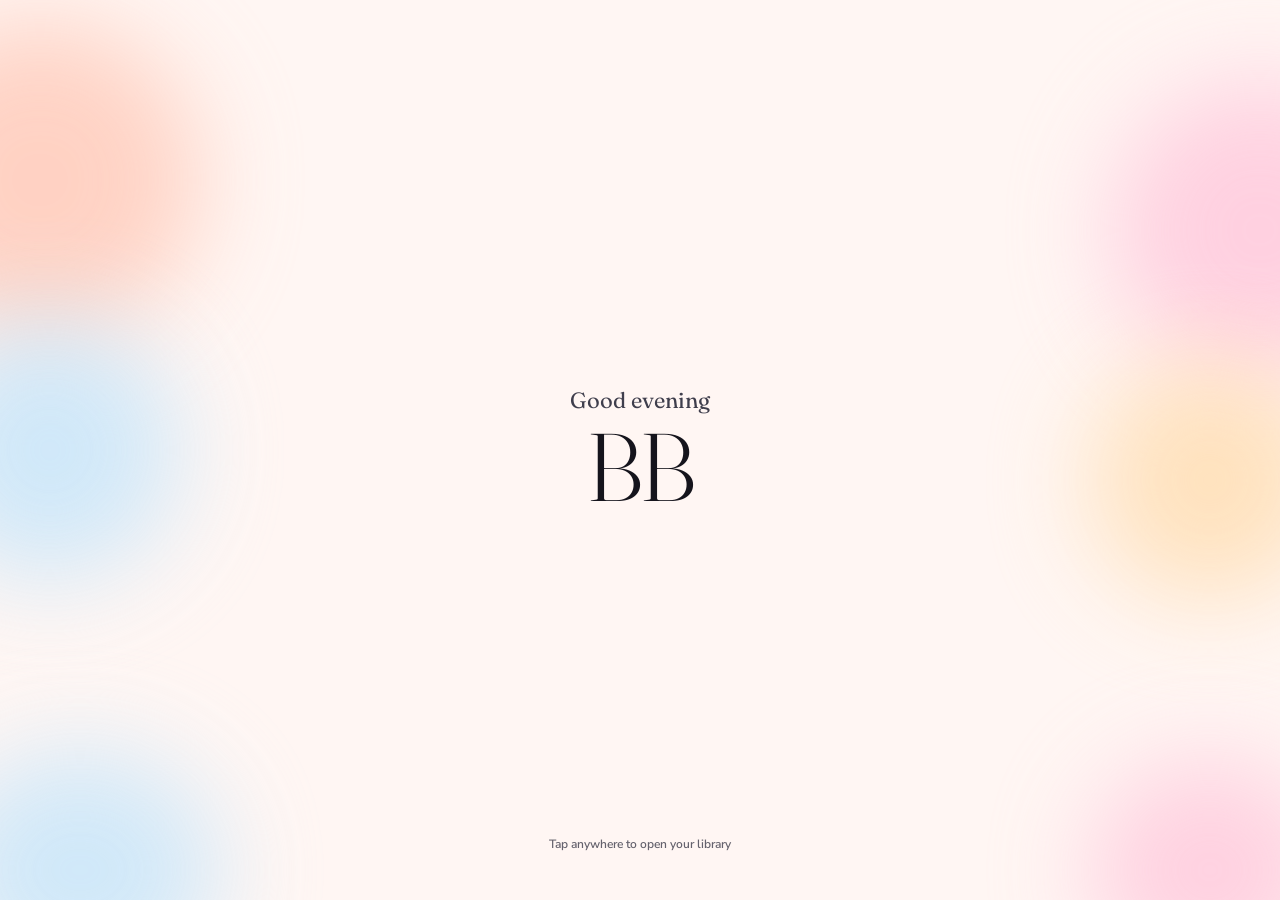
<file: index.html>
<!doctype html>
<html lang="en">
<head>
  <meta charset="utf-8">
  <meta name="viewport" content="width=device-width, initial-scale=1, viewport-fit=cover">
  <title>BB's Books</title>
  <meta name="description" content="Scan a book and it lands in BB's virtual library.">
  <meta name="theme-color" content="#FFFFFF">
  <meta name="color-scheme" content="light">
  <meta name="apple-mobile-web-app-capable" content="yes">
  <meta name="mobile-web-app-capable" content="yes">
  <meta name="apple-mobile-web-app-status-bar-style" content="default">
  <meta name="apple-mobile-web-app-title" content="BB's Books">
  <link rel="manifest" href="manifest.webmanifest">
  <link rel="icon" href="icons/icon.svg" type="image/svg+xml">
  <link rel="apple-touch-icon" href="icons/icon-180.png">
  <link rel="preload" href="fonts/fraunces-latin-full-normal.woff2" as="font" type="font/woff2" crossorigin>
  <link rel="preload" href="fonts/nunito-sans-latin-wght-normal.woff2" as="font" type="font/woff2" crossorigin>
  <link rel="stylesheet" href="styles.css">
</head>
<body>
  <!-- WashBackground: six blurred circles, always behind everything -->
  <template id="washTemplate">
    <div class="washes" aria-hidden="true">
      <i class="wash w-coral"></i><i class="wash w-pink-top"></i><i class="wash w-sky-mid"></i>
      <i class="wash w-apricot"></i><i class="wash w-sky-low"></i><i class="wash w-pink-low"></i>
    </div>
  </template>

  <!-- Start-up screen: a greeting for BB. No buttons: a tap anywhere ripples into the library. -->
  <div id="splash" class="splash" role="button" tabindex="0" aria-label="Open your library">
    <div class="splash-content">
      <p class="splash-greeting"></p>
      <p class="splash-name">BB</p>
    </div>
    <p class="caption splash-hint" aria-hidden="true">Tap anywhere to open your library</p>
  </div>

  <main class="app">
    <!-- Home: the H3 hero screen -->
    <section class="screen" data-screen="home" aria-label="Home">
      <div class="white-zone" aria-hidden="true"></div>
      <header class="app-header">
        <h1 class="app-title">BB's Books</h1>
        <p class="header-count"><b data-count></b><span data-count-unit></span></p>
      </header>
      <div class="stack">
        <button id="readingCard" class="reading-card" hidden>
          <span class="rc-cover"></span>
          <span class="rc-text">
            <span class="eyebrow"><i></i>Reading now</span>
            <span class="rc-title"></span>
            <span class="rc-author"></span>
            <span class="track" role="progressbar" aria-valuemin="0" aria-valuemax="100"><i></i></span>
            <span class="caption rc-caption"></span>
          </span>
        </button>
        <button id="goalCard" class="goal-card" hidden>
          <span class="goal-top"><span class="eyebrow"><i></i>Reading goal</span><span class="goal-count"></span></span>
          <span class="track" role="progressbar" aria-valuemin="0" aria-valuemax="100"><i></i></span>
          <span class="caption goal-caption"></span>
        </button>
        <label class="field">
          <i data-icon="search"></i>
          <input id="search" type="search" placeholder="Search by title or author" autocomplete="off" aria-label="Search your library">
        </label>
        <!-- One compact row of dropdowns in place of the filter bubbles -->
        <div class="filter-row glass-chips">
          <label class="pill-select">
            <span class="visually-hidden">Show</span>
            <select id="statusFilter">
              <option value="">All books</option>
              <option value="reading">Reading</option>
              <option value="want">To be read</option>
              <option value="read">Finished</option>
              <option value="dnf">Did not finish</option>
              <option value="loaned">Loaned out</option>
            </select>
            <i data-icon="chevron"></i>
          </label>
          <label class="pill-select" id="genreWrap" hidden>
            <span class="visually-hidden">Genre</span>
            <select id="genreFilter"></select>
            <i data-icon="chevron"></i>
          </label>
          <label class="pill-select">
            <span class="visually-hidden">Sort</span>
            <select id="sort">
              <option value="added">Newest</option>
              <option value="title">Title</option>
              <option value="author">Author</option>
              <option value="rating">Rating</option>
              <option value="loaned">Loaned out</option>
            </select>
            <i data-icon="chevron"></i>
          </label>
        </div>
        <div id="libraryShelves" class="shelves"></div>
      </div>
    </section>

    <!-- Games: little things to do with her books -->
    <section class="screen" data-screen="games" aria-label="Activities" hidden>
      <div class="white-zone" aria-hidden="true"></div>
      <header class="app-header">
        <h1 class="app-title">Activities</h1>
        <p class="header-count"><b data-count></b><span data-count-unit></span></p>
      </header>
      <p class="screen-intro">Something fun to do with your books.</p>
      <div class="stack">
        <button class="glass-card game-card" data-game="goal">
          <span class="game-icon"><i data-icon="target"></i></span>
          <span class="game-text"><span class="game-name">Reading goal</span><span class="caption">Answer a few questions and set a goal to read towards.</span></span>
          <i data-icon="forward" class="row-go"></i>
        </button>
        <button class="glass-card game-card" data-game="series">
          <span class="game-icon"><i data-icon="series"></i></span>
          <span class="game-text"><span class="game-name">Series</span><span class="caption">Every series on your shelves, and which ones are complete.</span></span>
          <i data-icon="forward" class="row-go"></i>
        </button>
        <button class="glass-card game-card" data-game="spinner">
          <span class="game-icon"><i data-icon="wheel"></i></span>
          <span class="game-text"><span class="game-name">Spin the wheel</span><span class="caption">The wheel picks your next read from the books you haven’t read yet.</span></span>
          <i data-icon="forward" class="row-go"></i>
        </button>
        <button class="glass-card game-card" data-game="shower">
          <span class="game-icon"><i data-icon="rain"></i></span>
          <span class="game-text"><span class="game-name">Book shower</span><span class="caption">Every cover in your library tumbles down the screen.</span></span>
          <i data-icon="forward" class="row-go"></i>
        </button>
      </div>
    </section>

    <!-- Social: a place for later -->
    <section class="screen" data-screen="social" aria-label="Social" hidden>
      <div class="white-zone" aria-hidden="true"></div>
      <header class="app-header">
        <h1 class="app-title">Social</h1>
        <p class="header-count"><b data-count></b><span data-count-unit></span></p>
      </header>
      <div class="stack">
        <div class="glass-card list-card">
          <p class="eyebrow"><i></i>Coming soon</p>
          <p class="body-text">Sharing books with friends will live here.</p>
        </div>
      </div>
    </section>

    <!-- Profile → Feedback -->
    <section class="screen sub-screen" data-screen="feedback" aria-label="Feedback" hidden>
      <div class="white-zone" aria-hidden="true"></div>
      <div class="sub-top">
        <button class="round-btn" data-go="profile" aria-label="Back to Profile"><i data-icon="back"></i></button>
      </div>
      <header class="app-header">
        <h1 class="app-title">Feedback</h1>
        <p class="header-count"><b data-count></b><span data-count-unit></span></p>
      </header>
      <p class="screen-intro">Something not working, or an idea for the app? Write it here and it goes straight to the person who made it.</p>
      <div class="stack">
        <form id="feedbackForm" class="glass-card feedback-card" novalidate>
          <p class="eyebrow"><label for="fbMessage"><i></i>Your message</label></p>
          <textarea id="fbMessage" name="message" rows="7" placeholder="What would make BB's Books better?" required></textarea>
          <p class="eyebrow"><label for="fbName"><i></i>Your name</label></p>
          <input id="fbName" name="name" class="glass-input" type="text" autocomplete="name" placeholder="Optional">
          <div class="review-actions">
            <button id="fbSend" class="primary-btn" type="submit">Send feedback</button>
            <span id="fbStatus" class="caption" aria-live="polite"></span>
          </div>
        </form>
      </div>
    </section>

    <!-- Profile -->
    <section class="screen" data-screen="profile" aria-label="Profile" hidden>
      <div class="white-zone" aria-hidden="true"></div>
      <header class="app-header">
        <h1 class="app-title">Profile</h1>
        <p class="header-count"><b data-count></b><span data-count-unit></span></p>
      </header>
      <div class="stack">
        <nav class="glass-card hub" aria-label="Profile">
          <button class="row-btn hub-row" data-go="stats"><i data-icon="stats"></i><span>Stats</span><i data-icon="forward" class="row-go"></i></button>
          <button class="row-btn hub-row" data-go="backup"><i data-icon="download"></i><span>Backup</span><i data-icon="forward" class="row-go"></i></button>
          <button class="row-btn hub-row" data-go="appearance"><i data-icon="palette"></i><span>Appearance</span><i data-icon="forward" class="row-go"></i></button>
          <button class="row-btn hub-row" data-go="feedback"><i data-icon="feedback"></i><span>Feedback</span><i data-icon="forward" class="row-go"></i></button>
          <button class="row-btn hub-row" data-go="settings"><i data-icon="settings"></i><span>Settings</span><i data-icon="forward" class="row-go"></i></button>
        </nav>
      </div>
    </section>

    <!-- Profile → Stats -->
    <section class="screen sub-screen" data-screen="stats" aria-label="Stats" hidden>
      <div class="white-zone" aria-hidden="true"></div>
      <div class="sub-top">
        <button class="round-btn" data-go="profile" aria-label="Back to Profile"><i data-icon="back"></i></button>
      </div>
      <header class="app-header">
        <h1 class="app-title">Stats</h1>
        <p class="header-count"><b data-count></b><span data-count-unit></span></p>
      </header>
      <div class="stack">
        <div id="statsCard" class="glass-card stat-list"></div>
      </div>
    </section>

    <!-- Profile → Backup -->
    <section class="screen sub-screen" data-screen="backup" aria-label="Backup" hidden>
      <div class="white-zone" aria-hidden="true"></div>
      <div class="sub-top">
        <button class="round-btn" data-go="profile" aria-label="Back to Profile"><i data-icon="back"></i></button>
      </div>
      <header class="app-header">
        <h1 class="app-title">Backup</h1>
        <p class="header-count"><b data-count></b><span data-count-unit></span></p>
      </header>
      <div class="stack">
        <div class="glass-card list-card">
          <p class="eyebrow"><i></i>Your library</p>
          <p id="storageNote" class="body-text"></p>
          <p id="backupNote" class="caption"></p>
          <button id="exportBtn" class="row-btn"><i data-icon="download"></i>Back up library</button>
          <label class="row-btn"><i data-icon="upload"></i>Add books from a backup<input id="importFile" type="file" accept="application/json,.json" hidden></label>
        </div>
        <div class="glass-card list-card">
          <p class="eyebrow"><i></i>Automatic copies</p>
          <p class="body-text">Saved each day, and before updates and restores.</p>
          <div id="snapshotList" class="snapshot-list"></div>
        </div>
      </div>
    </section>

    <!-- Profile → Appearance -->
    <section class="screen sub-screen" data-screen="appearance" aria-label="Appearance" hidden>
      <div class="white-zone" aria-hidden="true"></div>
      <div class="sub-top">
        <button class="round-btn" data-go="profile" aria-label="Back to Profile"><i data-icon="back"></i></button>
      </div>
      <header class="app-header">
        <h1 class="app-title">Appearance</h1>
        <p class="header-count"><b data-count></b><span data-count-unit></span></p>
      </header>
      <div class="stack">
        <div class="glass-card list-card">
          <p class="eyebrow" id="accentLabel"><i></i>Accent colour</p>
          <p class="body-text">For the scan button, highlights and dots across the app.</p>
          <div id="accentPicker" class="swatches" role="radiogroup" aria-labelledby="accentLabel"></div>
        </div>
      </div>
    </section>

    <!-- Profile → Settings -->
    <section class="screen sub-screen" data-screen="settings" aria-label="Settings" hidden>
      <div class="white-zone" aria-hidden="true"></div>
      <div class="sub-top">
        <button class="round-btn" data-go="profile" aria-label="Back to Profile"><i data-icon="back"></i></button>
      </div>
      <header class="app-header">
        <h1 class="app-title">Settings</h1>
        <p class="header-count"><b data-count></b><span data-count-unit></span></p>
      </header>
      <div class="stack">
        <div class="glass-card list-card">
          <p class="body-text">Nothing here yet.</p>
        </div>
      </div>
    </section>
  </main>

  <!-- TabBar -->
  <nav class="tabbar" aria-label="Main">
    <button class="tab" data-go="home" aria-label="Home" aria-current="page"><i data-icon="home"></i><span class="tab-dot"></span></button>
    <button class="tab" data-go="games" aria-label="Activities"><i data-icon="games"></i><span class="tab-dot"></span></button>
    <button id="scanBtn" class="scan-btn" aria-label="Scan a book"><i data-icon="scan"></i></button>
    <button class="tab" data-go="social" aria-label="Social"><i data-icon="social"></i><span class="tab-dot"></span></button>
    <button class="tab" data-go="profile" aria-label="Profile"><i data-icon="profile"></i><span class="tab-dot"></span></button>
  </nav>

  <!-- Scan (camera) -->
  <dialog id="scanner" class="scanner" aria-label="Scan a book">
    <div class="camera">
      <video id="video" playsinline muted></video>
      <div id="frame" class="frame frame-barcode">
        <span class="corner tl"></span><span class="corner tr"></span><span class="corner bl"></span><span class="corner br"></span>
      </div>
    </div>

    <div class="scan-top">
      <button class="glass-btn" data-close aria-label="Close"><i data-icon="x"></i></button>
      <div class="seg chips glass-chips" role="tablist" aria-label="What to scan">
        <button class="chip" role="tab" data-mode="barcode" aria-selected="true">Barcode</button>
        <button class="chip" role="tab" data-mode="cover" aria-selected="false">Cover</button>
      </div>
      <span class="spacer"></span>
    </div>

    <div class="scan-bottom">
      <p id="scanHint" class="scan-hint">Hold the barcode on the back inside the frame</p>
      <p id="scanStatus" class="scan-status" aria-live="polite"></p>
      <button id="captureBtn" class="shutter" aria-label="Take photo" hidden></button>
      <div class="chips glass-chips scan-alt">
        <label class="chip"><i data-icon="image"></i>Use a photo<input id="photoInput" type="file" accept="image/*" hidden></label>
        <button id="searchOpen" class="chip"><i data-icon="search"></i>Search by title</button>
      </div>
    </div>

    <!-- Celebration after adding a book: washes, confetti and the big moment -->
    <div class="celebrate" aria-hidden="true"><canvas class="confetti"></canvas></div>
    <div class="celebrate-text" role="status" aria-live="polite">
      <p class="eyebrow celebrate-eyebrow"><i></i><span>Added to your library</span></p>
      <p class="celebrate-big"></p>
      <p class="celebrate-sub"></p>
      <p class="caption celebrate-hint">Tap to continue</p>
    </div>

    <!-- Result sheet -->
    <section id="resultSheet" class="sheet" aria-label="Book found" aria-hidden="true">
      <div class="handle" aria-hidden="true"></div>
      <div class="result-main">
        <div class="result-cover"></div>
        <div class="result-text">
          <p class="eyebrow"><i></i>Found it</p>
          <h2 class="result-title"></h2>
          <p class="result-author"></p>
          <p class="result-meta caption"></p>
        </div>
      </div>
      <p class="result-blurb"></p>
      <p class="result-note" hidden></p>
      <div class="cover-picker" aria-label="Choose a cover"></div>
      <div class="sheet-actions">
        <button class="primary-btn" data-choice="primary">Add to library</button>
        <button class="text-btn" data-choice="secondary">Not this one</button>
      </div>
    </section>

    <!-- Search / pick-a-match sheet -->
    <section id="listSheet" class="sheet" aria-label="Find a book" aria-hidden="true">
      <div class="handle" aria-hidden="true"></div>
      <h2 class="sheet-title"></h2>
      <p class="sheet-sub"></p>
      <form id="searchForm" class="field sheet-search" hidden>
        <i data-icon="search"></i>
        <input id="searchInput" type="search" placeholder="Title, author or both" autocomplete="off" aria-label="Search for a book" enterkeyhint="search">
      </form>
      <ul id="resultList" class="result-list"></ul>
      <div class="sheet-actions">
        <button id="listBack" class="text-btn">Back to the camera</button>
      </div>
    </section>
  </dialog>

  <!-- Book page -->
  <dialog id="detail" class="detail" aria-labelledby="dTitle">
    <div class="detail-scroll">
      <div class="white-zone" aria-hidden="true"></div>
      <div class="detail-top">
        <button class="round-btn" data-close aria-label="Back to library"><i data-icon="back"></i></button>
      </div>
      <div class="detail-hero"><div class="detail-cover"></div></div>
      <h2 id="dTitle" class="detail-title"></h2>
      <p id="dAuthor" class="detail-author"></p>
      <p id="dMeta" class="caption detail-meta"></p>
      <div class="detail-genre">
        <label class="genre-pick">
          <span class="visually-hidden">Genre</span>
          <select id="dGenre"></select>
          <i data-icon="chevron"></i>
        </label>
      </div>

      <div class="chips tint-chips status" role="group" aria-label="Reading">
        <button class="chip" data-status="want" aria-pressed="false">To be read</button>
        <button class="chip" data-status="reading" aria-pressed="false">Reading</button>
        <button class="chip" data-status="read" aria-pressed="false">Finished</button>
        <button class="chip" data-status="dnf" aria-pressed="false">Did not finish</button>
      </div>
      <div class="chips tint-chips format" role="group" aria-labelledby="formatLabel" hidden>
        <span id="formatLabel" class="format-label">Read as</span>
        <button class="chip" data-format="physical" aria-pressed="false">Physical</button>
        <button class="chip" data-format="audio" aria-pressed="false">Audiobook</button>
      </div>

      <div class="stack detail-stack">
        <section id="progressCard" class="glass-card" hidden>
          <p class="eyebrow"><i></i>Progress</p>
          <span id="dTrack" class="track" role="progressbar" aria-valuemin="0" aria-valuemax="100"><i></i></span>
          <p id="dProgress" class="caption"></p>
          <div class="page-row">
            <label>Page <input id="dPage" type="number" inputmode="numeric" min="0"></label>
            <label>of <input id="dPages" type="number" inputmode="numeric" min="1"></label>
          </div>
        </section>

        <section id="coverCard" class="glass-card" hidden>
          <p class="eyebrow"><i></i>Choose a cover</p>
          <div class="cover-picker"></div>
        </section>

        <section class="glass-card">
          <p class="eyebrow"><i></i>Blurb</p>
          <p id="dBlurb" class="body-text blurb"></p>
        </section>

        <section class="glass-card">
          <p class="eyebrow"><i></i>Your rating</p>
          <div id="stars" class="stars" role="radiogroup" aria-label="Rating out of five"></div>
        </section>

        <section id="loanCard" class="glass-card">
          <p class="eyebrow"><i></i>Lending</p>
          <div class="chips tint-chips loan-chips" role="group" aria-label="Lending">
            <button class="chip" data-loan="home" aria-pressed="true">On my shelf</button>
            <button class="chip" data-loan="out" aria-pressed="false">Loaned out</button>
          </div>
          <div id="loanDetails" class="loan-details" hidden>
            <input id="dLoanTo" class="glass-input" type="text" placeholder="Who has it? (optional)" aria-label="Who has it" autocomplete="off">
            <p id="dLoanSince" class="caption"></p>
          </div>
        </section>

        <section id="seriesCard" class="glass-card">
          <p class="eyebrow"><label for="dSeries"><i></i>Series</label></p>
          <div class="series-fields">
            <input id="dSeries" class="glass-input" type="text" list="seriesNames" placeholder="Not part of a series" autocomplete="off">
            <input id="dSeriesNo" class="glass-input series-no" type="number" inputmode="decimal" min="0" step="any" placeholder="No." aria-label="Number in the series">
          </div>
          <datalist id="seriesNames"></datalist>
        </section>

        <section class="glass-card">
          <p class="eyebrow"><label for="dReview"><i></i>Your review</label></p>
          <textarea id="dReview" rows="6" placeholder="What stayed with you?"></textarea>
          <div class="review-actions">
            <button id="saveBtn" class="primary-btn">Save review</button>
            <span id="saved" class="caption" aria-live="polite"></span>
          </div>
        </section>

        <div class="quiet-actions">
          <button id="changeCoverBtn" class="text-btn"><i data-icon="image"></i>Change cover</button>
          <button id="deleteBtn" class="text-btn"><i data-icon="trash"></i>Remove from library</button>
        </div>
      </div>
    </div>
  </dialog>

  <!-- Spin the wheel -->
  <dialog id="spinner" class="detail game" aria-labelledby="spinTitle">
    <div class="detail-scroll">
      <div class="white-zone" aria-hidden="true"></div>
      <div class="detail-top">
        <button class="round-btn" data-close aria-label="Back to Games"><i data-icon="back"></i></button>
      </div>
      <h2 id="spinTitle" class="game-title">Spin the wheel</h2>
      <p id="spinIntro" class="screen-intro game-intro"></p>
      <div class="wheel-stage">
        <div class="wheel-wrap">
          <canvas id="wheel" class="wheel" aria-hidden="true"></canvas>
          <span class="wheel-pointer" aria-hidden="true"></span>
          <span class="wheel-hub" aria-hidden="true"></span>
        </div>
        <p id="wheelNow" class="wheel-now" aria-hidden="true"></p>
        <button id="spinBtn" class="primary-btn spin-btn">Spin</button>
      </div>
      <div id="spinPick" class="spin-pick" hidden>
        <p class="eyebrow"><i></i>Your next read</p>
        <button id="pickBook" class="pick-book">
          <span class="pick-cover"></span>
          <span class="pick-title"></span>
          <span class="pick-author"></span>
        </button>
        <p class="caption">Tap the book to open it</p>
        <button id="spinAgain" class="text-btn">Spin again</button>
      </div>
    </div>
  </dialog>

  <!-- Reading goal: one question at a time -->
  <dialog id="goalDlg" class="detail game" aria-labelledby="goalTitle">
    <div class="detail-scroll">
      <div class="white-zone" aria-hidden="true"></div>
      <div class="detail-top">
        <button class="round-btn" data-close aria-label="Back to Activities"><i data-icon="back"></i></button>
      </div>
      <h2 id="goalTitle" class="game-title">Reading goal</h2>
      <div id="goalDots" class="goal-dots" aria-hidden="true"><i></i><i></i><i></i><i></i></div>
      <div id="goalBody" class="goal-body"></div>
      <div class="goal-nav">
        <button id="goalBack" class="text-btn" type="button"><i data-icon="back"></i>Back</button>
        <button id="goalNext" class="primary-btn" type="button"><span>Next</span><i data-icon="forward"></i></button>
      </div>
    </div>
  </dialog>

  <!-- Series: every series on her shelves -->
  <dialog id="seriesDlg" class="detail game" aria-labelledby="seriesTitle">
    <div class="detail-scroll">
      <div class="white-zone" aria-hidden="true"></div>
      <div class="detail-top">
        <button class="round-btn" data-close aria-label="Back to Activities"><i data-icon="back"></i></button>
      </div>
      <h2 id="seriesTitle" class="game-title">Series</h2>
      <p id="seriesIntro" class="screen-intro game-intro"></p>
      <ul class="series-key" aria-label="What the colours mean">
        <li><i class="key-complete"></i>Complete</li>
        <li><i class="key-incomplete"></i>Missing some</li>
        <li><i class="key-upcoming"></i>New book coming</li>
      </ul>
      <div id="seriesList" class="series-list"></div>
    </div>
  </dialog>

  <!-- Book shower: covers tumble down the screen -->
  <div id="shower" class="shower" role="button" tabindex="0" aria-label="Book shower. Tap to stop." hidden></div>

  <div id="toast" class="toast" role="status" aria-live="polite"></div>

  <script src="vendor/zxing/zxing-reader.js"></script>
  <script src="vendor/tesseract/tesseract.min.js" defer></script>
  <script type="module" src="js/app.js"></script>
</body>
</html>
</file>
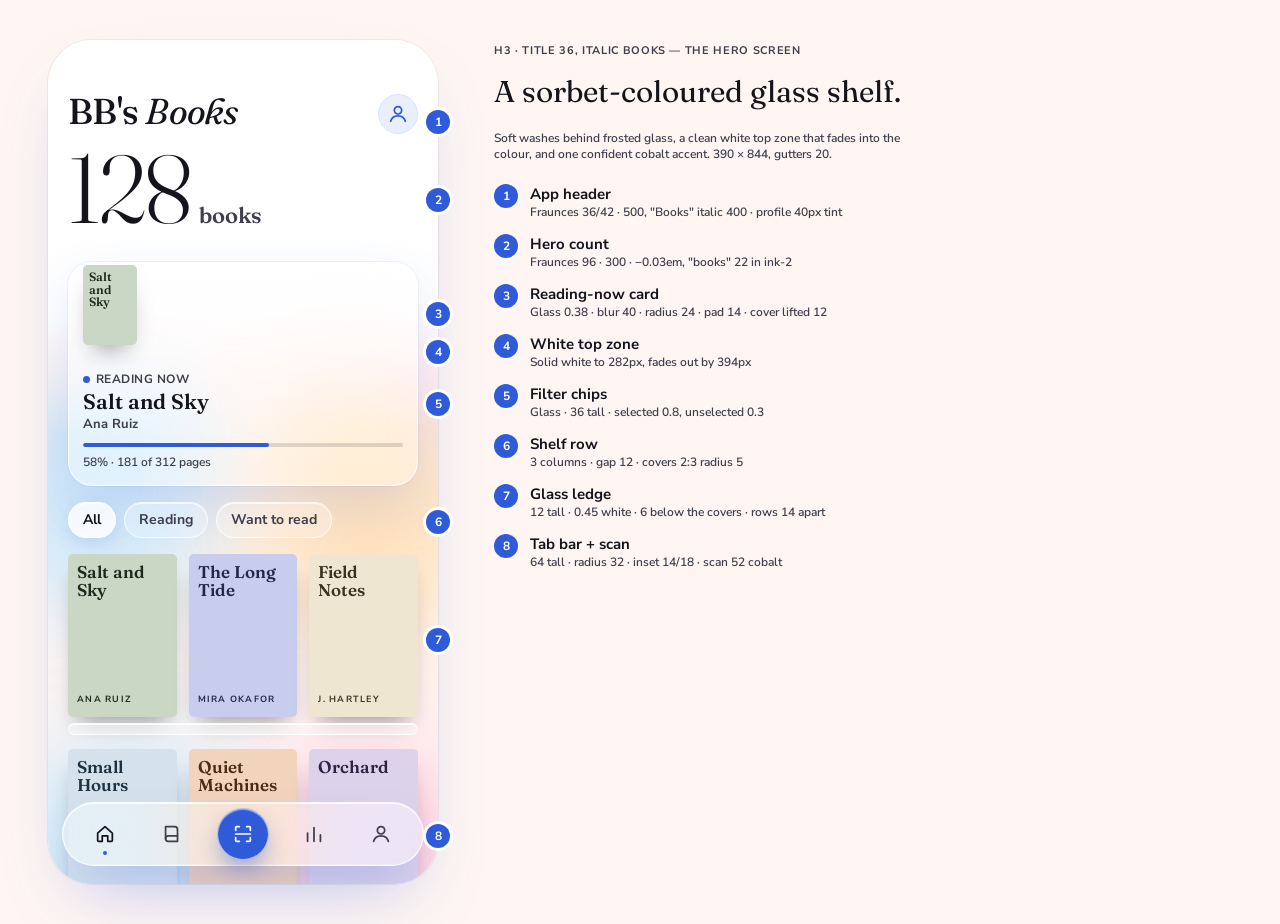
<file: design/hero-screen.html>
<!doctype html>
<html lang="en"><head><meta charset="utf-8"><title>Hero screen reference</title>
<!-- Reference render of the approved H3 screen from the style guide. Token variables come from the app's own stylesheet, whose names match design/tokens.json. -->
<link rel="stylesheet" href="../styles.css"><link rel="stylesheet" href="https://fonts.googleapis.com/css2?family=Fraunces:ital,opsz,wght@0,9..144,300;0,9..144,400;0,9..144,500;1,9..144,400&family=Nunito+Sans:opsz,wght@6..12,400;6..12,600;6..12,700&display=swap"><style>
*{box-sizing:border-box;margin:0;padding:0}
body{margin:0;font-family:var(--font-ui);color:var(--ink);background:var(--bg-base)}
button{font-family:inherit;cursor:pointer}
.serif{font-family:var(--font-display)}
.stage{position:relative;overflow:hidden;background:var(--bg-base)}
.w{position:absolute;border-radius:50%;filter:blur(var(--blur-wash))}
.lbl{font:700 11px/14px var(--font-ui);letter-spacing:.06em;text-transform:uppercase;color:var(--ink-2)}
.note{font:600 12px/16px var(--font-ui);color:var(--ink-2)}
.tag{display:inline-flex;align-items:center;gap:5px;height:22px;padding:0 9px;border-radius:999px;font:700 11px var(--font-ui);letter-spacing:.04em;text-transform:uppercase}
.tag.do{background:var(--tint);color:var(--accent)}
.tag.dont{background:var(--white);color:var(--ink-2);box-shadow:inset 0 0 0 1px var(--outline)}
.col{display:flex;flex-direction:column;gap:10px}
.col>.tag{align-self:flex-start}
.row{display:flex;gap:16px;align-items:flex-start}
/* components */
.glass-card{display:flex;gap:var(--card-pad);padding:var(--card-pad);border-radius:var(--radius-card);background:var(--glass-card);border:1px solid var(--glass-card-border);box-shadow:var(--shadow-card);-webkit-backdrop-filter:blur(var(--blur-glass)) saturate(1.8);backdrop-filter:blur(var(--blur-glass)) saturate(1.8)}
.cov-sm{position:relative;top:calc(var(--cover-lift) * -1);width:54px;height:80px;flex:none;border-radius:var(--radius-cover);box-shadow:var(--shadow-cover-sm);padding:6px;font-family:var(--font-display);font-size:12px;line-height:1.05}
.eyebrow{display:flex;align-items:center;gap:6px;font-size:12px;font-weight:700;letter-spacing:.04em;text-transform:uppercase;color:var(--ink-2)}
.eyebrow i{width:var(--size-dot-eyebrow);height:var(--size-dot-eyebrow);border-radius:50%;background:var(--accent)}
.track{height:var(--size-progress);border-radius:var(--radius-progress);background:var(--track)}
.track i{display:block;height:var(--size-progress);border-radius:var(--radius-progress);background:var(--accent)}
.chip{height:var(--size-chip);padding:0 var(--chip-pad);border-radius:var(--radius-pill);font-size:14px;font-weight:700;white-space:nowrap}
.chip.on{background:var(--glass-chip-on);border:1px solid var(--glass-chip-on-border);box-shadow:var(--shadow-chip-on);color:var(--ink)}
.chip.off{background:var(--glass-chip-off);border:1px solid var(--glass-chip-off-border);box-shadow:var(--shadow-chip-off);-webkit-backdrop-filter:blur(var(--blur-chip)) saturate(1.6);backdrop-filter:blur(var(--blur-chip)) saturate(1.6);color:var(--ink-2)}
.chip.t-on{background:var(--tint);border:1px solid var(--tint);color:var(--accent)}
.chip.t-off{background:var(--white);border:1px solid var(--outline);color:var(--ink-2)}
.cover{aspect-ratio:2/3;border-radius:var(--radius-cover);box-shadow:var(--shadow-cover);padding:var(--cover-pad);display:flex;flex-direction:column;justify-content:space-between}
.cover .t{font-family:var(--font-display);font-size:17px;line-height:1.05}
.cover .a{font-size:9px;font-weight:700;letter-spacing:.14em;text-transform:uppercase}
.grid{display:grid;grid-template-columns:repeat(3,minmax(0,1fr));gap:var(--cover-gap)}
.ledge{height:var(--size-ledge);border-radius:var(--radius-ledge);background:var(--glass-ledge);border:1px solid var(--glass-ledge-border);box-shadow:var(--shadow-ledge);-webkit-backdrop-filter:blur(var(--blur-ledge));backdrop-filter:blur(var(--blur-ledge));margin-top:var(--ledge-gap)}
.ledge.solid{background:var(--ledge-solid);border:0;border-top:1px solid var(--ledge-solid-border);box-shadow:none;-webkit-backdrop-filter:none;backdrop-filter:none}
.tabbar{height:var(--size-tabbar);border-radius:var(--radius-tabbar);background:var(--glass-tabbar);border:1px solid var(--glass-tabbar-border);box-shadow:var(--shadow-tabbar);-webkit-backdrop-filter:blur(var(--blur-glass)) saturate(1.8);backdrop-filter:blur(var(--blur-glass)) saturate(1.8);display:flex;align-items:center;justify-content:space-around;padding:0 8px}
.tab{position:relative;width:var(--size-tab-target);height:var(--size-tab-target);background:none;border:none;color:var(--ink-2);display:grid;place-items:center}
.tab.on{color:var(--ink)}
.tab.on span{position:absolute;left:20px;bottom:1px;width:var(--size-dot-tab);height:var(--size-dot-tab);border-radius:50%;background:var(--accent)}
.scan{width:var(--size-scan);height:var(--size-scan);border-radius:50%;border:1px solid rgba(255,255,255,0.6);background:var(--accent);color:var(--on-accent);box-shadow:var(--shadow-scan);display:grid;place-items:center}
.profile{width:var(--size-profile);height:var(--size-profile);border-radius:50%;background:var(--tint);border:1px solid var(--tint-border);color:var(--accent);display:flex;align-items:center;justify-content:center}
.title{font-family:var(--font-display);font-size:36px;line-height:42px;font-weight:500;letter-spacing:-0.02em;color:var(--ink)}
.title i{font-weight:400}
.count{display:flex;align-items:baseline;gap:10px}
.count b{font-family:var(--font-display);font-size:96px;line-height:96px;font-weight:300;letter-spacing:-0.03em}
.count span{font-family:var(--font-display);font-size:22px;color:var(--ink-2)}
.wz{position:absolute;left:0;right:0;top:0;background:linear-gradient(180deg,#FFFFFF 0,#FFFFFF 282px,rgba(255,255,255,0) 394px)}

.hs{position:relative;width:1060px;height:924px;background:var(--bg-base);display:flex;gap:56px;padding:40px 48px}
.phone{border-radius:44px;overflow:hidden;box-shadow:0 30px 70px -30px rgba(47,91,217,.35),0 0 0 1px rgba(21,20,28,.06);position:relative;flex:none}
.pin{position:absolute;right:-12px;width:24px;height:24px;border-radius:50%;background:var(--accent);color:var(--on-accent);font:700 12px/24px var(--font-ui);text-align:center;z-index:5;box-shadow:0 0 0 3px #fff}
.legend{display:flex;flex-direction:column;gap:14px;padding-top:4px;flex:1}
.li{display:flex;gap:12px;align-items:flex-start}
.li b{flex:none;width:24px;height:24px;border-radius:50%;background:var(--accent);color:var(--on-accent);font:700 12px/24px var(--font-ui);text-align:center}
.li h4{font:700 15px/20px var(--font-ui);color:var(--ink)}
</style></head><body><div class="hs"><div style="position:relative;flex:none"><div class="phone"><div class="stage" style="width:390px;height:844px;flex:none"><div class="w" style="width:320px;height:320px;background:var(--wash-coral);opacity:.8;left:-120px;top:20px"></div><div class="w" style="width:300px;height:300px;background:var(--wash-pink);opacity:.75;right:-130px;top:80px"></div><div class="w" style="width:260px;height:260px;background:var(--wash-sky);opacity:.85;left:-80px;top:320px"></div><div class="w" style="width:240px;height:240px;background:var(--wash-apricot);opacity:.9;right:-50px;top:360px"></div><div class="w" style="width:280px;height:240px;background:var(--wash-sky);opacity:.85;left:-60px;bottom:-90px"></div><div class="w" style="width:240px;height:220px;background:var(--wash-pink);opacity:.75;right:-50px;bottom:-80px"></div><div class="wz" style="height:404px"><div class="title" style="position:absolute;left:20px;top:50px">BB&#39;s <i>Books</i></div><div class="count" style="position:absolute;left:20px;top:100px"><b>128</b><span>books</span></div><button class="profile" aria-label="Profile" style="position:absolute;right:20px;top:54px"><svg width="22" height="22" viewBox="0 0 24 24" fill="none" stroke="currentColor" stroke-width="1.9" stroke-linecap="round" stroke-linejoin="round" aria-hidden="true"><circle cx="12" cy="8" r="4"/><path d="M4 20c1-4 4-6 8-6s7 2 8 6"/></svg></button></div><div style="position:absolute;left:20px;right:20px;top:222px;display:flex;flex-direction:column;gap:var(--stack)"><div class="glass-card"><div class="cov-sm" style="background:var(--cover-sage);color:var(--cover-sage-ink)">Salt and Sky</div><div style="flex:1;display:flex;flex-direction:column;justify-content:center;gap:2px"><div class="eyebrow"><i></i>Reading now</div><div class="serif" style="font-size:21px;line-height:1.15">Salt and Sky</div><div style="font-size:13px;font-weight:700;color:var(--ink-2)">Ana Ruiz</div><div class="track" style="margin-top:8px"><i style="width:58%"></i></div><div style="font-size:12px;font-weight:600;color:var(--ink-2);margin-top:4px">58% · 181 of 312 pages</div></div></div><div style="display:flex;gap:var(--chip-gap)"><button class="chip on" aria-pressed="true">All</button><button class="chip off" aria-pressed="false">Reading</button><button class="chip off" aria-pressed="false">Want to read</button></div><div style="display:flex;flex-direction:column;gap:var(--row-gap)"><div><div class="grid" style=""><div class="cover" style="background:var(--cover-sage);color:var(--cover-sage-ink);"><div class="t">Salt and Sky</div><div class="a">Ana Ruiz</div></div><div class="cover" style="background:var(--cover-periwinkle);color:var(--cover-periwinkle-ink);"><div class="t">The Long Tide</div><div class="a">Mira Okafor</div></div><div class="cover" style="background:var(--cover-cream);color:var(--cover-cream-ink);"><div class="t">Field Notes</div><div class="a">J. Hartley</div></div></div><div class="ledge"></div></div><div><div class="grid" style=""><div class="cover" style="background:var(--cover-mist);color:var(--cover-mist-ink);"><div class="t">Small Hours</div><div class="a">Leo Marsh</div></div><div class="cover" style="background:var(--cover-peach);color:var(--cover-peach-ink);"><div class="t">Quiet Machines</div><div class="a">Ines Duarte</div></div><div class="cover" style="background:var(--cover-lilac);color:var(--cover-lilac-ink);"><div class="t">Orchard</div><div class="a">Tom Reyes</div></div></div><div class="ledge"></div></div></div></div><div class="tabbar" style="position:absolute;left:14px;right:14px;bottom:18px"><button class="tab on" aria-label="Home"><svg width="22" height="22" viewBox="0 0 24 24" fill="none" stroke="currentColor" stroke-width="1.9" stroke-linecap="round" stroke-linejoin="round" aria-hidden="true"><path d="M4 11l8-7 8 7v8a1 1 0 0 1-1 1h-4v-6H9v6H5a1 1 0 0 1-1-1z"/></svg><span></span></button><button class="tab" aria-label="Library"><svg width="22" height="22" viewBox="0 0 24 24" fill="none" stroke="currentColor" stroke-width="1.9" stroke-linecap="round" stroke-linejoin="round" aria-hidden="true"><path d="M5 4h10a3 3 0 0 1 3 3v13H8a3 3 0 0 1-3-3z"/><path d="M5 17a3 3 0 0 1 3-3h10"/></svg></button><button class="scan" aria-label="Scan a book"><svg width="22" height="22" viewBox="0 0 24 24" fill="none" stroke="currentColor" stroke-width="1.9" stroke-linecap="round" stroke-linejoin="round" aria-hidden="true"><path d="M4 8V5a1 1 0 0 1 1-1h3M16 4h3a1 1 0 0 1 1 1v3M20 16v3a1 1 0 0 1-1 1h-3M8 20H5a1 1 0 0 1-1-1v-3"/><path d="M4 12h16"/></svg></button><button class="tab" aria-label="Stats"><svg width="22" height="22" viewBox="0 0 24 24" fill="none" stroke="currentColor" stroke-width="1.9" stroke-linecap="round" stroke-linejoin="round" aria-hidden="true"><path d="M5 20V11M12 20V5M19 20v-7"/></svg></button><button class="tab" aria-label="Profile"><svg width="22" height="22" viewBox="0 0 24 24" fill="none" stroke="currentColor" stroke-width="1.9" stroke-linecap="round" stroke-linejoin="round" aria-hidden="true"><circle cx="12" cy="8" r="4"/><path d="M4 20c1-4 4-6 8-6s7 2 8 6"/></svg></button></div></div></div><div class="pin" style="top:70px">1</div><div class="pin" style="top:148px">2</div><div class="pin" style="top:262px">3</div><div class="pin" style="top:300px">4</div><div class="pin" style="top:352px">5</div><div class="pin" style="top:470px">6</div><div class="pin" style="top:588px">7</div><div class="pin" style="top:784px">8</div></div>
<div class="legend"><div class="lbl" style="margin-bottom:2px">H3 · Title 36, italic Books — the hero screen</div>
<div class="serif" style="font-size:30px;line-height:36px;font-weight:400;margin-bottom:6px">A sorbet-coloured glass shelf.</div>
<div class="note" style="max-width:420px;margin-bottom:8px">Soft washes behind frosted glass, a clean white top zone that fades into the colour, and one confident cobalt accent. 390 × 844, gutters 20.</div>
<div class="li"><b>1</b><div><h4>App header</h4><div class="note">Fraunces 36/42 · 500, "Books" italic 400 · profile 40px tint</div></div></div><div class="li"><b>2</b><div><h4>Hero count</h4><div class="note">Fraunces 96 · 300 · −0.03em, "books" 22 in ink-2</div></div></div><div class="li"><b>3</b><div><h4>Reading-now card</h4><div class="note">Glass 0.38 · blur 40 · radius 24 · pad 14 · cover lifted 12</div></div></div><div class="li"><b>4</b><div><h4>White top zone</h4><div class="note">Solid white to 282px, fades out by 394px</div></div></div><div class="li"><b>5</b><div><h4>Filter chips</h4><div class="note">Glass · 36 tall · selected 0.8, unselected 0.3</div></div></div><div class="li"><b>6</b><div><h4>Shelf row</h4><div class="note">3 columns · gap 12 · covers 2:3 radius 5</div></div></div><div class="li"><b>7</b><div><h4>Glass ledge</h4><div class="note">12 tall · 0.45 white · 6 below the covers · rows 14 apart</div></div></div><div class="li"><b>8</b><div><h4>Tab bar + scan</h4><div class="note">64 tall · radius 32 · inset 14/18 · scan 52 cobalt</div></div></div></div></div></body></html>
</file>
<file: styles.css>
/* BB's Books — a sorbet-coloured glass shelf.
   Follows the BB's Books design system (design/README.md). Token names and values
   below match design/tokens.json one-to-one; components only ever use tokens. */

@font-face {
  font-family: "Fraunces";
  src: url("fonts/fraunces-latin-full-normal.woff2") format("woff2-variations");
  font-weight: 100 900;
  font-style: normal;
  font-display: swap;
}
@font-face {
  font-family: "Fraunces";
  src: url("fonts/fraunces-latin-full-italic.woff2") format("woff2-variations");
  font-weight: 100 900;
  font-style: italic;
  font-display: swap;
}
@font-face {
  font-family: "Nunito Sans";
  src: url("fonts/nunito-sans-latin-wght-normal.woff2") format("woff2-variations");
  font-weight: 200 1000;
  font-style: normal;
  font-display: swap;
}

/* ---------- Tokens (light only, per the guide) ---------- */
:root {
  color-scheme: light;

  /* colour */
  --bg-base: #FFF6F3;
  --white: #FFFFFF;
  --ink: #15141C;
  --ink-2: #3F3E4C;
  --accent: #2F5BD9;
  --accent-rgb: 47, 91, 217;   /* the accent as r, g, b, for the accent-tinted shadows; follows the chosen accent */
  --on-accent: var(--white);
  --tint: #E9EFFC;
  --tint-border: #D9E3FA;
  --outline: #E3E6F0;
  --ledge-solid: #EEF1F8;
  --ledge-solid-border: #E3E7F2;
  --track: rgba(21, 20, 28, 0.14);
  --wash-coral: #FFC9B8;
  --wash-pink: #FFC4DA;
  --wash-sky: #C8E6FA;
  --wash-apricot: #FFE0B8;
  --glass-card: rgba(255, 255, 255, 0.38);
  --glass-card-border: rgba(255, 255, 255, 0.75);
  --glass-chip-on: rgba(255, 255, 255, 0.8);
  --glass-chip-on-border: rgba(255, 255, 255, 0.95);
  --glass-chip-off: rgba(255, 255, 255, 0.3);
  --glass-chip-off-border: rgba(255, 255, 255, 0.7);
  --glass-ledge: rgba(255, 255, 255, 0.45);
  --glass-ledge-border: rgba(255, 255, 255, 0.8);
  --glass-tabbar: rgba(255, 255, 255, 0.42);
  --glass-tabbar-border: rgba(255, 255, 255, 0.8);
  --cover-sage: #C9D7C4;        --cover-sage-ink: #1D2A1F;
  --cover-periwinkle: #C8CDEE;  --cover-periwinkle-ink: #232849;
  --cover-cream: #EFE6D2;       --cover-cream-ink: #3A3220;
  --cover-mist: #D5E2EC;        --cover-mist-ink: #1E3342;
  --cover-peach: #F2D3BC;       --cover-peach-ink: #4A2A18;
  --cover-lilac: #DCD3EA;       --cover-lilac-ink: #2E2442;
  --cover-loading: #EDE7E4;     /* BookCover: flat tone while an image loads */
  --camera: #15141C;            /* camera surround: ink, so the viewfinder never shows pure black */

  /* type */
  --font-display: "Fraunces", Georgia, serif;
  --font-ui: "Nunito Sans", system-ui, sans-serif;

  /* spacing */
  --gutter: 20px;
  --stack: 16px;
  --row-gap: 14px;
  --card-pad: 14px;
  --cover-gap: 12px;
  --cover-lift: 12px;
  --cover-pad: 9px;
  --chip-gap: 8px;
  --chip-pad: 14px;
  --ledge-gap: 6px;
  --tabbar-inset: 14px;
  --tabbar-bottom: 18px;

  /* radius */
  --radius-progress: 2px;
  --radius-cover: 5px;
  --radius-ledge: 6px;
  --radius-card: 24px;
  --radius-tabbar: 32px;
  --radius-pill: 999px;

  /* shadow */
  --shadow-card: 0 0 0 1px rgba(var(--accent-rgb), 0.07), inset 0 1px 0 rgba(255, 255, 255, 0.95), inset 0 -1px 0 rgba(255, 255, 255, 0.25), 0 20px 50px rgba(var(--accent-rgb), 0.14);
  --shadow-chip-on: inset 0 1px 0 rgba(255, 255, 255, 0.95), 0 6px 18px rgba(var(--accent-rgb), 0.13);
  --shadow-chip-off: inset 0 1px 0 rgba(255, 255, 255, 0.7);
  --shadow-cover: 0 14px 22px -10px rgba(21, 20, 28, 0.4);
  --shadow-cover-sm: 0 14px 24px -12px rgba(21, 20, 28, 0.5);
  --shadow-ledge: inset 0 1px 0 rgba(255, 255, 255, 0.9), 0 8px 18px -8px rgba(var(--accent-rgb), 0.25);
  --ripple: rgba(255, 255, 255, 0.9);          /* start-up ripple: white rings (see DESIGN_DECISIONS.md) */
  --ripple-soft: rgba(255, 255, 255, 0.4);
  --ripple-edge: rgba(var(--accent-rgb), 0.35);       /* a touch of cobalt so rings read on pale washes */
  /* Gold, for milestone celebrations only (see DESIGN_DECISIONS.md). Text golds keep 3:1 on every wash at 36px. */
  --gold-text: #7A5A12;        /* darkest gold: the ends of the headline gradient */
  --gold-text-light: #9A6F0B;
  --gold-text-bright: #C28C14;  /* the headline's main gold */
  --gold-sheen: #FFF4CC;
  --gold-sheen-peak: #FFFDF2;    /* the brightest point of the sweep */        /* the shine that sweeps across the headline */
  --gold-edge: rgba(122, 90, 18, 0.3); /* soft shadow under the gold headline (no hard outline) */
  --gold-glow: rgba(242, 201, 76, 0.45);
  --gold-light: #FFE7A0;
  --gold: #F2C94C;
  --gold-mid: #E0A82E;
  --gold-deep: #C9971C;
  /* The line around a series (owner's request, see DESIGN_DECISIONS.md). Each is paired with words, never colour alone. */
  --series-complete: #C9971C;   /* gold: she has every book */
  --series-complete-glow: rgba(242, 201, 76, 0.45);
  --series-incomplete: #E07F22; /* orange: some are missing */
  --series-upcoming: #5AAEE6;   /* light blue: a new book is on the way */
  --shadow-ledge-plain: 0 6px 14px -8px rgba(21, 20, 28, 0.22); /* plain white ledges (owner's request, see DESIGN_DECISIONS.md) */
  --shadow-tabbar: inset 0 1px 0 rgba(255, 255, 255, 0.95), inset 0 -1px 0 rgba(255, 255, 255, 0.25), 0 24px 50px -12px rgba(var(--accent-rgb), 0.3);
  --shadow-scan: inset 0 1px 0 rgba(255, 255, 255, 0.45), 0 12px 28px -6px rgba(var(--accent-rgb), 0.65);

  /* blur */
  --blur-wash: 50px;
  --blur-glass: 40px;
  --blur-chip: 24px;
  --blur-ledge: 20px;

  /* size */
  --size-tabbar: 64px;
  --size-scan: 52px;
  --size-tab-target: 44px;
  --size-profile: 40px;
  --size-chip: 36px;
  --size-icon: 22px;
  --size-ledge: 12px;
  --size-progress: 4px;
  --size-dot-eyebrow: 7px;
  --size-dot-tab: 4px;

  --size-dot-loan: 12px;
  --size-cover-series: 72px;  /* a cover in a series row */
  --size-cover-compact: 44px; /* the reading card's cover, made smaller to fit the goal card */      /* the dot on a loaned-out cover (owner's request, see DESIGN_DECISIONS.md) */

  /* motion (not specified by the guide; see DESIGN_DECISIONS.md) */
  --ease: cubic-bezier(.22, .8, .3, 1);
}

/* Accent choices (Profile → Appearance; owner's request, see DESIGN_DECISIONS.md).
   Each keeps white text on the accent and accent text on its tint at AA (4.5:1 or more).
   Cobalt is the guide's own accent and the default. */
:root[data-accent="berry"]  { --accent: #B02A5E; --accent-rgb: 176, 42, 94;  --tint: #FAE8EF; --tint-border: #F4D3E0; }
:root[data-accent="plum"]   { --accent: #7A45C2; --accent-rgb: 122, 69, 194; --tint: #F1EAFB; --tint-border: #E3D6F6; }
:root[data-accent="forest"] { --accent: #2A7049; --accent-rgb: 42, 112, 73;  --tint: #E6F3EC; --tint-border: #D0E8DA; }
:root[data-accent="teal"]   { --accent: #1B6F75; --accent-rgb: 27, 111, 117; --tint: #E4F3F4; --tint-border: #CDE7E9; }

/* ---------- Base ---------- */
* { box-sizing: border-box; }
html { -webkit-text-size-adjust: 100%; }
body {
  margin: 0;
  min-height: 100vh;
  background: var(--bg-base);
  color: var(--ink);
  font: 600 13px/18px var(--font-ui);
  overflow-x: hidden;
}
h1, h2, h3, p { margin: 0; }
button, input, select, textarea { font: inherit; color: inherit; }
button { cursor: pointer; -webkit-tap-highlight-color: transparent; }
[hidden] { display: none !important; }
:focus-visible { outline: 2px solid var(--accent); outline-offset: 2px; }
.visually-hidden { position: absolute; width: 1px; height: 1px; overflow: hidden; clip: rect(0 0 0 0); white-space: nowrap; }
.icon { width: var(--size-icon); height: var(--size-icon); flex: none; }

/* ---------- WashBackground ---------- */
.washes { position: fixed; inset: 0; z-index: 0; overflow: hidden; pointer-events: none; background: var(--bg-base); }
.wash { position: absolute; border-radius: 50%; filter: blur(var(--blur-wash)); }
.w-coral     { width: 320px; height: 320px; left: -120px; top: 20px;     background: var(--wash-coral);   opacity: .8; }
.w-pink-top  { width: 300px; height: 300px; right: -130px; top: 80px;    background: var(--wash-pink);    opacity: .75; }
.w-sky-mid   { width: 260px; height: 260px; left: -80px; top: 320px;     background: var(--wash-sky);     opacity: .85; }
.w-apricot   { width: 240px; height: 240px; right: -50px; top: 360px;    background: var(--wash-apricot); opacity: .9; }
.w-sky-low   { width: 280px; height: 240px; left: -60px; bottom: -90px;  background: var(--wash-sky);     opacity: .85; }
.w-pink-low  { width: 240px; height: 220px; right: -50px; bottom: -80px; background: var(--wash-pink);    opacity: .75; }

/* White top zone: solid to 282px, clear by 394px, no edge. Scrolls with the screen. */
.white-zone {
  position: absolute;
  left: 0;
  right: 0;
  top: 0;
  height: calc(404px + env(safe-area-inset-top));
  background: linear-gradient(180deg, var(--white) 0, var(--white) calc(282px + env(safe-area-inset-top)), rgba(255, 255, 255, 0) calc(394px + env(safe-area-inset-top)));
  pointer-events: none;
}
.screen .white-zone { left: 50%; right: auto; width: 100vw; transform: translateX(-50%); }

/* ---------- Screens ---------- */
.app { position: relative; z-index: 1; }
.screen {
  position: relative;
  max-width: 480px;
  min-height: 100vh;
  margin: 0 auto;
  padding: 0 var(--gutter) calc(var(--size-tabbar) + var(--tabbar-bottom) + 32px + env(safe-area-inset-bottom));
}
.screen > *:not(.white-zone) { position: relative; }

/* AppHeader */
.app-header {
  display: flex;
  align-items: flex-start;
  justify-content: space-between;
  min-height: calc(max(50px, calc(env(safe-area-inset-top) + 12px)) + 42px);
  padding-top: max(50px, calc(env(safe-area-inset-top) + 12px));
}
.app-title {
  font-family: var(--font-display);
  font-size: 36px;
  line-height: 42px;
  font-weight: 500;
  letter-spacing: -0.02em;
}
.app-title { white-space: nowrap; }
/* The library count sits on the title's row, on the right, on the title's baseline. */
.app-header:has(.header-count) { align-items: baseline; gap: 12px; }
.header-count { display: flex; align-items: baseline; gap: 6px; flex: none; }
.header-count b { font-family: var(--font-display); font-size: 36px; line-height: 42px; font-weight: 300; letter-spacing: -0.03em; }
.header-count span { font-family: var(--font-display); font-size: 17px; line-height: 22px; font-weight: 400; color: var(--ink-2); }
.round-btn {
  display: grid;
  place-items: center;
  width: var(--size-profile);
  height: var(--size-profile);
  margin-top: 4px;
  border-radius: 50%;
  border: 1px solid var(--tint-border);
  background: var(--tint);
  color: var(--accent);
  position: relative;
  transition: background-color .18s var(--ease);
}
.round-btn::after { content: ""; position: absolute; inset: -2px; } /* 44px hit area */
.round-btn:active { background: var(--tint-border); }

/* HeroCount */
.hero-count { display: flex; align-items: baseline; gap: 10px; margin-top: 8px; }
.hero-count b {
  font-family: var(--font-display);
  font-size: 96px;
  line-height: 96px;
  font-weight: 300;
  letter-spacing: -0.03em;
}
.hero-count span { font-family: var(--font-display); font-size: 22px; line-height: 28px; font-weight: 400; color: var(--ink-2); }

.stack { display: flex; flex-direction: column; gap: var(--stack); margin-top: 26px; }
/* Screens without a hero count: a short line of intro instead */
.screen-intro { margin-top: 12px; max-width: 34ch; font-size: 13px; line-height: 20px; font-weight: 600; color: var(--ink-2); }

/* Eyebrow, captions, body */
.eyebrow {
  display: flex;
  align-items: center;
  gap: 6px;
  font-size: 12px;
  line-height: 16px;
  font-weight: 700;
  letter-spacing: 0.04em;
  text-transform: uppercase;
  color: var(--ink-2);
}
.eyebrow i, .eyebrow label i { display: inline-block; width: var(--size-dot-eyebrow); height: var(--size-dot-eyebrow); border-radius: 50%; background: var(--accent); flex: none; }
.eyebrow label { display: inline-flex; align-items: center; gap: 6px; }
.caption { font-size: 12px; line-height: 16px; font-weight: 600; color: var(--ink-2); }
.body-text { font-size: 13px; line-height: 20px; font-weight: 600; color: var(--ink-2); }

/* ---------- Glass ---------- */
.glass-card {
  display: flex;
  flex-direction: column;
  gap: 10px;
  padding: var(--card-pad);
  border-radius: var(--radius-card);
  background: var(--glass-card);
  border: 1px solid var(--glass-card-border);
  box-shadow: var(--shadow-card);
  -webkit-backdrop-filter: blur(var(--blur-glass)) saturate(1.8);
  backdrop-filter: blur(var(--blur-glass)) saturate(1.8);
}

/* ReadingCard */
.reading-card {
  display: flex;
  gap: var(--card-pad);
  width: 100%;
  margin-top: var(--cover-lift);
  padding: var(--card-pad);
  border-radius: var(--radius-card);
  background: var(--glass-card);
  border: 1px solid var(--glass-card-border);
  box-shadow: var(--shadow-card);
  -webkit-backdrop-filter: blur(var(--blur-glass)) saturate(1.8);
  backdrop-filter: blur(var(--blur-glass)) saturate(1.8);
  text-align: left;
}
.rc-cover { position: relative; top: calc(var(--cover-lift) * -1); width: var(--size-cover-compact); flex: none; margin-bottom: calc(var(--cover-lift) * -1); }
.rc-cover .cover { width: var(--size-cover-compact); box-shadow: var(--shadow-cover-sm); padding: 5px; }
.rc-cover .ph-title { font-size: 10px; }
.rc-cover .ph-author { display: none; }
.rc-text { flex: 1; min-width: 0; display: flex; flex-direction: column; justify-content: center; gap: 2px; }
.rc-title { font-family: var(--font-display); font-size: 19px; line-height: 1.15; font-weight: 400; overflow: hidden; text-overflow: ellipsis; white-space: nowrap; }
.reading-card { padding-top: 12px; padding-bottom: 12px; }
.rc-author { overflow: hidden; text-overflow: ellipsis; white-space: nowrap; }
.rc-author { font-size: 13px; line-height: 18px; font-weight: 700; color: var(--ink-2); }
.reading-card .track { margin-top: 6px; }
/* Reading goal: one slim card under the reading card */
.goal-card {
  display: flex;
  flex-direction: column;
  gap: 6px;
  width: 100%;
  padding: 10px var(--card-pad) 11px;
  border-radius: var(--radius-card);
  background: var(--glass-card);
  border: 1px solid var(--glass-card-border);
  box-shadow: var(--shadow-card);
  -webkit-backdrop-filter: blur(var(--blur-glass)) saturate(1.8);
  backdrop-filter: blur(var(--blur-glass)) saturate(1.8);
  text-align: left;
  color: var(--ink);
}
.goal-top { display: flex; align-items: baseline; justify-content: space-between; gap: 12px; }
.goal-count { font-family: var(--font-display); font-size: 17px; line-height: 22px; font-weight: 400; white-space: nowrap; }
.reading-card + .goal-card { margin-top: -6px; } /* the two cards sit as a pair */
.rc-caption { margin-top: 4px; }

/* ProgressBar */
.track { display: block; height: var(--size-progress); border-radius: var(--radius-progress); background: var(--track); overflow: hidden; }
.track i { display: block; height: 100%; width: var(--progress, 0%); border-radius: var(--radius-progress); background: var(--accent); }

/* FilterChips */
.chips { display: flex; gap: var(--chip-gap); flex-wrap: wrap; }
/* Four filters: one scrolling row rather than a wrapped second line */
.filter-row { display: flex; gap: var(--chip-gap); flex-wrap: nowrap; overflow-x: auto; margin: 0 calc(-1 * var(--gutter)); padding: 4px var(--gutter); scrollbar-width: none; }
.filter-row::-webkit-scrollbar { display: none; }
/* Filter pills: a chip that opens a menu. Glass over the washes, tint kit on white, like the chips they replace. */
.pill-select { position: relative; display: inline-flex; align-items: center; flex: none; }
.pill-select select {
  appearance: none;
  -webkit-appearance: none;
  height: var(--size-chip);
  padding: 0 32px 0 var(--chip-pad);
  border-radius: var(--radius-pill);
  font-size: 14px;
  font-weight: 700;
  cursor: pointer;
  transition: background-color .18s var(--ease), box-shadow .18s var(--ease);
}
.pill-select .icon { position: absolute; right: 11px; width: 16px; height: 16px; pointer-events: none; color: var(--ink-2); }
.glass-chips .pill-select select { background: var(--glass-chip-off); border: 1px solid var(--glass-chip-off-border); box-shadow: var(--shadow-chip-off); color: var(--ink-2); -webkit-backdrop-filter: blur(var(--blur-chip)) saturate(1.6); backdrop-filter: blur(var(--blur-chip)) saturate(1.6); }
.glass-chips .pill-select select.active { background: var(--glass-chip-on); border-color: var(--glass-chip-on-border); box-shadow: var(--shadow-chip-on); color: var(--ink); }
.tint-chips .pill-select select { background: var(--white); border: 1px solid var(--outline); color: var(--ink-2); }
.tint-chips .pill-select select.active { background: var(--tint); border-color: var(--tint); color: var(--accent); }
.tint-chips .pill-select:has(select.active) .icon { color: var(--accent); }
.chip {
  display: inline-flex;
  align-items: center;
  gap: 6px;
  height: var(--size-chip);
  padding: 0 var(--chip-pad);
  border-radius: var(--radius-pill);
  font-size: 14px;
  line-height: 18px;
  font-weight: 700;
  white-space: nowrap;
  cursor: pointer;
  position: relative;
  transition: background-color .18s var(--ease), box-shadow .18s var(--ease);
}
.chip::after { content: ""; position: absolute; inset: -4px 0; } /* 44px hit area */
.chip .icon { width: 18px; height: 18px; }
/* glass, on the washes */
.glass-chips .chip { background: var(--glass-chip-off); border: 1px solid var(--glass-chip-off-border); box-shadow: var(--shadow-chip-off); color: var(--ink-2); -webkit-backdrop-filter: blur(var(--blur-chip)) saturate(1.6); backdrop-filter: blur(var(--blur-chip)) saturate(1.6); }
.glass-chips .chip[aria-pressed="true"], .glass-chips .chip[aria-selected="true"] { background: var(--glass-chip-on); border-color: var(--glass-chip-on-border); box-shadow: var(--shadow-chip-on); color: var(--ink); }
/* tint, on pure white */
.tint-chips .chip { background: var(--white); border: 1px solid var(--outline); color: var(--ink-2); }
.tint-chips .chip[aria-pressed="true"] { background: var(--tint); border-color: var(--tint); color: var(--accent); }
.tint-chips .chip:active { background: var(--tint); }

/* ---------- BookCover + ShelfRow ---------- */
.shelves { display: flex; flex-direction: column; gap: var(--row-gap); }
.shelf-row .grid { display: grid; grid-template-columns: repeat(3, minmax(0, 1fr)); gap: var(--cover-gap); }
.ledge {
  height: var(--size-ledge);
  margin-top: var(--ledge-gap);
  border-radius: var(--radius-ledge);
  /* Plain white, not glass: the owner wanted the shelves without the blurred-wash texture. */
  background: var(--white);
  border: 1px solid var(--outline);
  box-shadow: var(--shadow-ledge-plain);
}
.shelf-empty { padding-top: 8px; }
.shelf-empty .caption { text-align: center; margin-bottom: var(--ledge-gap); }

.book { display: block; padding: 0; border: 0; background: none; text-align: left; border-radius: var(--radius-cover); transition: transform .18s var(--ease); }
.book:active { transform: scale(.98); }
.book:focus-visible { outline-offset: 3px; }

.cover {
  position: relative;
  width: 100%;
  aspect-ratio: 2 / 3;
  border-radius: var(--radius-cover);
  overflow: hidden;
  box-shadow: var(--shadow-cover);
  background: var(--cover-loading);
}
.cover img { display: block; width: 100%; height: 100%; object-fit: cover; opacity: 0; transition: opacity .24s var(--ease); }
.cover.loaded img { opacity: 1; }
.cover.placeholder { display: flex; flex-direction: column; justify-content: space-between; padding: var(--cover-pad); }
.ph-title { font-family: var(--font-display); font-size: 17px; line-height: 1.05; font-weight: 400; overflow-wrap: break-word; hyphens: auto; }
.ph-author { font-size: 9px; line-height: 12px; font-weight: 700; letter-spacing: 0.14em; text-transform: uppercase; }
.ph-sage       { background: var(--cover-sage);       color: var(--cover-sage-ink); }
.ph-periwinkle { background: var(--cover-periwinkle); color: var(--cover-periwinkle-ink); }
.ph-cream      { background: var(--cover-cream);      color: var(--cover-cream-ink); }
.ph-mist       { background: var(--cover-mist);       color: var(--cover-mist-ink); }
.ph-peach      { background: var(--cover-peach);      color: var(--cover-peach-ink); }
.ph-lilac      { background: var(--cover-lilac);      color: var(--cover-lilac-ink); }

.see-all { align-self: center; min-height: 44px; padding: 0 var(--chip-pad); border: 0; background: none; font-size: 14px; font-weight: 700; color: var(--ink-2); text-decoration: underline; text-underline-offset: 3px; }

/* Library extras */
.field {
  display: flex;
  align-items: center;
  gap: 10px;
  height: 44px;
  padding: 0 16px;
  border-radius: var(--radius-pill);
  background: var(--white);
  border: 1px solid var(--outline);
  color: var(--ink-2);
}
.field:focus-within { border-color: var(--tint-border); box-shadow: 0 0 0 3px var(--tint); }
.field .icon { width: 18px; height: 18px; }
.field input { flex: 1; min-width: 0; border: 0; outline: 0; background: none; color: var(--ink); font-size: 16px; font-weight: 600; }
.field input::placeholder { color: var(--ink-2); font-weight: 600; }
/* Genre on the book page: a tint chip that opens the genre list */
.detail-genre { display: flex; justify-content: center; margin-top: 12px; }
.genre-pick { position: relative; display: inline-flex; align-items: center; color: var(--accent); }
.genre-pick select {
  appearance: none;
  -webkit-appearance: none;
  height: var(--size-chip);
  padding: 0 34px 0 var(--chip-pad);
  border-radius: var(--radius-pill);
  border: 1px solid var(--tint);
  background: var(--tint);
  color: var(--accent);
  font-size: 14px;
  font-weight: 700;
  cursor: pointer;
}
.genre-pick select.unset { background: var(--white); border-color: var(--outline); color: var(--ink-2); }
.genre-pick:has(select.unset) { color: var(--ink-2); }
.genre-pick .icon { position: absolute; right: 12px; width: 16px; height: 16px; pointer-events: none; }

/* Feedback */
.feedback-card { gap: 10px; }
.feedback-card .eyebrow + textarea, .feedback-card .eyebrow + input { margin-bottom: 6px; }
.glass-input {
  width: 100%;
  height: 44px;
  padding: 0 var(--card-pad);
  border-radius: var(--radius-pill);
  border: 1px solid var(--glass-chip-on-border);
  background: var(--glass-chip-on);
  box-shadow: var(--shadow-chip-off);
  font-size: 16px;
  font-weight: 600;
  color: var(--ink);
}
.glass-input::placeholder { color: var(--ink-2); }
.glass-input:focus { outline: 0; border-color: var(--tint-border); box-shadow: 0 0 0 3px var(--tint); }

/* Stats + Profile */
.stat-list { gap: 0; padding-top: 4px; padding-bottom: 4px; }
.stat { display: flex; align-items: baseline; justify-content: space-between; gap: 12px; padding: 12px 0; white-space: nowrap; }
.stat + .stat { border-top: 1px solid rgba(255, 255, 255, 0.75); }
.stat span { flex: none; font-size: 13px; font-weight: 700; color: var(--ink-2); }
/* One line per row: a long value (a genre name) shrinks a little, then ellipsises, rather than wrapping. */
.stat b { min-width: 0; overflow: hidden; text-overflow: ellipsis; font-family: var(--font-display); font-size: 21px; line-height: 1.15; font-weight: 400; }
.list-card { gap: 12px; }
.row-btn {
  display: flex;
  align-items: center;
  gap: 12px;
  min-height: 44px;
  padding: 0;
  border: 0;
  background: none;
  font-size: 14px;
  font-weight: 700;
  color: var(--ink);
  cursor: pointer;
}
.row-btn .icon { color: var(--ink-2); }
.snapshot-list { display: flex; flex-direction: column; }
.snapshot { display: flex; align-items: center; justify-content: space-between; gap: 12px; min-height: 44px; white-space: nowrap; }
.snapshot + .snapshot { border-top: 1px solid var(--glass-card-border); }
.snapshot span { overflow: hidden; text-overflow: ellipsis; font-size: 13px; font-weight: 700; color: var(--ink); }
.snapshot span small { font-size: 12px; font-weight: 600; color: var(--ink-2); }
.snapshot .text-btn { flex: none; color: var(--ink); }

/* Profile hub and its sub-screens (Stats, Backup, Appearance, Settings) */
.hub { gap: 0; padding-top: 4px; padding-bottom: 4px; }
.hub-row { width: 100%; min-height: 52px; text-align: left; }
.hub-row span { flex: 1; }
.hub-row + .hub-row { border-top: 1px solid var(--glass-card-border); }
.row-go { width: 18px; height: 18px; color: var(--ink-2); }
.sub-top { padding-top: max(12px, calc(env(safe-area-inset-top) + 12px)); }
.sub-screen .app-header { min-height: 0; padding-top: 10px; }

/* Appearance: accent swatches */
.swatches { display: flex; flex-wrap: wrap; gap: 4px 10px; }
.swatch { display: flex; flex-direction: column; align-items: center; gap: 6px; min-width: 52px; padding: 6px 0; border: 0; background: none; font-size: 12px; line-height: 16px; font-weight: 700; color: var(--ink-2); }
.swatch i { width: 36px; height: 36px; border-radius: 50%; background: var(--swatch); border: 2px solid var(--white); box-shadow: var(--shadow-chip-on); }
.swatch[aria-checked="true"] { color: var(--ink); }
.swatch[aria-checked="true"] i { outline: 2px solid var(--swatch); outline-offset: 3px; }

/* Games */
.game-card { flex-direction: row; align-items: center; gap: 14px; width: 100%; text-align: left; color: var(--ink); }
.game-card:active { transform: scale(.98); }
.game-icon { display: grid; place-items: center; width: 48px; height: 48px; flex: none; border-radius: 50%; background: var(--tint); border: 1px solid var(--tint-border); color: var(--accent); }
.game-text { flex: 1; min-width: 0; display: flex; flex-direction: column; gap: 2px; }
.game-name { font-size: 16px; line-height: 22px; font-weight: 700; }
.game-title { margin-top: 8px; font-family: var(--font-display); font-size: 36px; line-height: 42px; font-weight: 500; letter-spacing: -0.02em; }
.wheel-stage { display: flex; flex-direction: column; align-items: center; gap: 14px; margin-top: 24px; }
.wheel-wrap { position: relative; width: min(84vw, 320px); aspect-ratio: 1; }
.wheel { display: block; width: 100%; height: 100%; border-radius: 50%; box-shadow: var(--shadow-card); }
.wheel-pointer { position: absolute; left: 50%; top: -6px; translate: -50% 0; width: 0; height: 0; border-left: 13px solid transparent; border-right: 13px solid transparent; border-top: 24px solid var(--accent); filter: drop-shadow(0 3px 4px rgba(21, 20, 28, 0.25)); }
.wheel-hub { position: absolute; left: 50%; top: 50%; translate: -50% -50%; width: 44px; height: 44px; border-radius: 50%; background: var(--white); border: 1px solid var(--outline); box-shadow: var(--shadow-chip-on); }
.wheel-hub::after { content: ""; position: absolute; inset: 15px; border-radius: 50%; background: var(--accent); }
.wheel-now { min-height: 26px; max-width: 100%; overflow: hidden; text-overflow: ellipsis; white-space: nowrap; font-family: var(--font-display); font-size: 21px; line-height: 26px; font-weight: 400; text-align: center; }
.spin-btn { min-width: 160px; }
.spin-pick { display: flex; flex-direction: column; align-items: center; gap: 10px; margin-top: 20px; text-align: center; }
.pick-book { display: flex; flex-direction: column; align-items: center; gap: 6px; width: 100%; padding: 8px 0; border: 0; background: none; color: var(--ink); }
.pick-cover { position: relative; width: min(44vw, 180px); margin-bottom: 14px; }
.pick-cover .ph-title { font-size: 21px; }
.pick-title { font-family: var(--font-display); font-size: 36px; line-height: 42px; font-weight: 400; letter-spacing: -0.02em; overflow-wrap: break-word; max-width: 100%; }
.pick-author { font-size: 14px; line-height: 18px; font-weight: 700; color: var(--ink-2); }
.spin-pick.show .pick-cover { animation: pick-in .7s cubic-bezier(.2, 1.3, .4, 1) both; }
.spin-pick.show .pick-cover .shine { position: absolute; inset: 0; border-radius: var(--radius-cover); background: linear-gradient(105deg, rgba(255, 255, 255, 0) 35%, rgba(255, 255, 255, .6) 50%, rgba(255, 255, 255, 0) 65%); transform: translateX(-130%); animation: pick-shine .9s var(--ease) .45s forwards; pointer-events: none; }
@keyframes pick-in { from { opacity: 0; transform: scale(.4) rotate(-8deg); } 60% { opacity: 1; transform: scale(1.06) rotate(2deg); } to { opacity: 1; transform: none; } }
@keyframes pick-shine { to { transform: translateX(130%); } }

/* Book shower: covers tumble over whatever screen she is on */
.shower { position: fixed; inset: 0; z-index: 50; overflow: hidden; cursor: pointer; touch-action: none; }
.shower .cover { position: absolute; left: 0; top: 0; will-change: transform; box-shadow: var(--shadow-cover-sm); }
.shower .ph-title { font-size: 12px; }
.shower .ph-author { display: none; }
.shower-hint { position: absolute; left: 50%; bottom: calc(24px + env(safe-area-inset-bottom)); translate: -50% 0; }
.shower.fading { opacity: 0; transition: opacity .5s var(--ease); }

/* Reading goal questions */
.goal-dots { display: flex; gap: 6px; margin-top: 14px; }
.goal-dots i { width: 22px; height: var(--size-progress); border-radius: var(--radius-progress); background: var(--track); }
.goal-dots i.on { background: var(--accent); }
.goal-body { display: flex; flex-direction: column; gap: 12px; margin-top: 22px; }
.goal-question { font-family: var(--font-display); font-size: 28px; line-height: 34px; font-weight: 400; letter-spacing: -0.01em; outline: none; }
.goal-hint { margin-top: -4px; }
.goal-choices { display: flex; flex-direction: column; gap: 10px; margin-top: 4px; }
/* White with an outline (the tint kit), so the choices read on the white zone and the washes alike */
.goal-choice { display: flex; flex-direction: column; align-items: flex-start; gap: 2px; width: 100%; min-height: 60px; padding: 11px 18px; border-radius: var(--radius-card); background: var(--white); border: 1px solid var(--outline); text-align: left; color: var(--ink); transition: background-color .18s var(--ease); }
.goal-choice-label { font-size: 16px; line-height: 22px; font-weight: 700; }
.goal-choice[aria-checked="true"] { background: var(--tint); border-color: var(--accent); box-shadow: inset 0 0 0 1px var(--accent); }
.goal-date { margin-top: 2px; }
.goal-stepper { display: flex; align-items: center; justify-content: center; gap: 22px; margin-top: 12px; }
.goal-step { width: 52px; height: 52px; margin: 0; font-size: 26px; line-height: 1; font-weight: 600; }
.goal-step:disabled { opacity: .4; }
.goal-number { min-width: 2ch; font-family: var(--font-display); font-size: 72px; line-height: 80px; font-weight: 300; letter-spacing: -0.03em; text-align: center; font-variant-numeric: tabular-nums; }
.goal-unit { margin-top: -10px; text-align: center; font-family: var(--font-display); font-size: 21px; line-height: 26px; font-weight: 400; color: var(--ink-2); }
.goal-summary { font-family: var(--font-display); font-size: 36px; line-height: 42px; font-weight: 400; letter-spacing: -0.02em; }
.goal-remove { align-self: flex-start; }
.goal-nav { display: flex; align-items: center; justify-content: space-between; gap: 12px; margin-top: 28px; }
.goal-nav .primary-btn { margin-left: auto; gap: 8px; min-width: 132px; }
.goal-nav .primary-btn .icon { display: none; width: 18px; height: 18px; }
.goal-nav .primary-btn.has-arrow .icon { display: block; }

/* Series: books side by side, overlapping, with a line around the series */
.series-key { display: flex; flex-wrap: wrap; gap: 6px 16px; margin: 14px 0 0; padding: 0; list-style: none; font-size: 12px; line-height: 16px; font-weight: 700; color: var(--ink-2); }
.series-key li { display: flex; align-items: center; gap: 6px; }
.series-key i { width: 14px; height: 14px; border-radius: 4px; border: 2px solid; }
.key-complete { border-color: var(--series-complete) !important; }
.key-incomplete { border-color: var(--series-incomplete) !important; }
.key-upcoming { border-color: var(--series-upcoming) !important; }
.series-list { display: flex; flex-direction: column; gap: var(--stack); margin-top: 18px; }
.series-card { gap: 12px; border-width: 2px; }
.series-card[data-state="complete"] { border-color: var(--series-complete); box-shadow: var(--shadow-card), 0 0 18px var(--series-complete-glow); }
.series-card[data-state="incomplete"] { border-color: var(--series-incomplete); }
.series-card[data-state="upcoming"] { border-color: var(--series-upcoming); }
.series-head { display: flex; flex-direction: column; gap: 2px; }
.series-name { font-family: var(--font-display); font-size: 21px; line-height: 26px; font-weight: 400; }
.series-stack { display: flex; padding: 4px 0 2px; }
.series-book { position: relative; flex: none; width: var(--size-cover-series); padding: 0; border: 0; background: none; border-radius: var(--radius-cover); }
/* Each cover tucks well under the one after it; long series squeeze closer so they fit the card. */
.series-book + .series-book { margin-left: min(-34px, max(calc(-1 * var(--size-cover-series) + 8px), calc((100% - var(--size-cover-series)) / (var(--n) - 1) - var(--size-cover-series)))); }
.series-book .cover { box-shadow: var(--shadow-cover-sm), -2px 0 6px rgba(21, 20, 28, 0.12); }
.series-book .ph-title { font-size: 10px; }
.series-book .ph-author { display: none; }
.series-book:active { transform: translateY(-4px); }
.series-edit-btn { align-self: flex-start; min-height: 44px; margin: -6px 0 -8px; }
.series-details { display: flex; flex-direction: column; gap: 10px; }
.series-total { display: flex; align-items: center; justify-content: space-between; gap: 12px; font-size: 13px; font-weight: 700; color: var(--ink-2); }
.series-total input { width: 96px; }
.series-fields { display: flex; gap: 8px; }
.series-fields .series-no { width: 84px; flex: none; }

/* Lending */
.loan-details { display: flex; flex-direction: column; gap: 8px; }
.book { position: relative; }
.loan-dot { position: absolute; top: -4px; right: -4px; z-index: 1; width: var(--size-dot-loan); height: var(--size-dot-loan); border-radius: 50%; background: var(--accent); border: 2px solid var(--white); box-shadow: var(--shadow-chip-on); box-sizing: content-box; pointer-events: none; }
.detail-cover { position: relative; }
.detail-cover .loan-dot { top: -5px; right: -5px; }

/* ---------- TabBar ---------- */
.tabbar {
  position: fixed;
  left: var(--tabbar-inset);
  right: var(--tabbar-inset);
  bottom: calc(var(--tabbar-bottom) + env(safe-area-inset-bottom));
  z-index: 10;
  max-width: 452px;
  margin: 0 auto;
  height: var(--size-tabbar);
  display: flex;
  align-items: center;
  justify-content: space-around;
  padding: 0 8px;
  border-radius: var(--radius-tabbar);
  background: var(--glass-tabbar);
  border: 1px solid var(--glass-tabbar-border);
  box-shadow: var(--shadow-tabbar);
  -webkit-backdrop-filter: blur(var(--blur-glass)) saturate(1.8);
  backdrop-filter: blur(var(--blur-glass)) saturate(1.8);
}
.tab { position: relative; display: grid; place-items: center; width: var(--size-tab-target); height: var(--size-tab-target); border: 0; background: none; color: var(--ink-2); }
.tab[aria-current="page"] { color: var(--ink); }
.tab-dot { position: absolute; left: 20px; bottom: 1px; width: var(--size-dot-tab); height: var(--size-dot-tab); border-radius: 50%; background: var(--accent); opacity: 0; }
.tab[aria-current="page"] .tab-dot { opacity: 1; }
.scan-btn {
  display: grid;
  place-items: center;
  width: var(--size-scan);
  height: var(--size-scan);
  border-radius: 50%;
  border: 1px solid rgba(255, 255, 255, 0.6);
  background: var(--accent);
  color: var(--on-accent);
  box-shadow: var(--shadow-scan);
  transition: transform .18s var(--ease), box-shadow .18s var(--ease);
}
.scan-btn:active { transform: scale(.94); box-shadow: inset 0 1px 0 rgba(255, 255, 255, .45), 0 6px 16px -6px rgba(var(--accent-rgb), .65); }

/* ---------- Buttons ---------- */
.primary-btn {
  display: inline-flex;
  align-items: center;
  justify-content: center;
  min-height: var(--size-scan);
  padding: 0 24px;
  border: 1px solid rgba(255, 255, 255, 0.6);
  border-radius: var(--radius-pill);
  background: var(--accent);
  color: var(--on-accent);
  font-size: 14px;
  font-weight: 700;
  box-shadow: var(--shadow-scan);
  transition: transform .18s var(--ease);
}
.primary-btn:active { transform: scale(.97); }
.primary-btn:disabled { opacity: .5; }
.text-btn {
  display: inline-flex;
  align-items: center;
  gap: 8px;
  min-height: 44px;
  padding: 0 4px;
  border: 0;
  background: none;
  font-size: 14px;
  font-weight: 700;
  color: var(--ink-2);
}
.text-btn .icon { width: 18px; height: 18px; }
.glass-btn {
  display: grid;
  place-items: center;
  width: 44px;
  height: 44px;
  border-radius: 50%;
  background: var(--glass-chip-on);
  border: 1px solid var(--glass-chip-on-border);
  box-shadow: var(--shadow-chip-on);
  color: var(--ink);
}

/* ---------- Scanner ---------- */
.scanner {
  border: 0;
  padding: 0;
  margin: 0;
  width: 100%;
  height: 100%;
  max-width: none;
  max-height: none;
  background: var(--camera);
  color: var(--white);
  overflow: hidden;
  overflow: clip; /* not even focus can scroll the camera view */
}
.scanner::backdrop { background: var(--camera); }
.scanner[open] { display: block; }
.scanner .camera { position: absolute; inset: 0; background: var(--camera); }
.scanner video { position: absolute; inset: 0; width: 100%; height: 100%; object-fit: cover; }
.scanner.settling { background: transparent; }
.scanner.settling::backdrop { background: transparent; }
.scanner.settling .camera, .scanner.settling .scan-top, .scanner.settling .scan-bottom { opacity: 0; transition: opacity .32s var(--ease); }

.frame {
  position: absolute;
  left: 50%;
  top: 46%;
  translate: -50% -50%;
  border-radius: var(--radius-card);
  box-shadow: 0 0 0 100vmax rgba(21, 20, 28, 0.45);
  transition: width .32s var(--ease), height .32s var(--ease), scale .32s var(--ease);
}
.frame-barcode { width: min(78vw, 400px); height: min(26vh, 180px); }
.frame-cover { width: min(64vw, 300px); height: min(96vw, 450px, 58vh); }
.frame.locked { scale: .94; }
.corner { position: absolute; width: 28px; height: 28px; border: 0 solid var(--white); }
.corner.tl { top: 0; left: 0; border-top-width: 2px; border-left-width: 2px; border-top-left-radius: var(--radius-card); }
.corner.tr { top: 0; right: 0; border-top-width: 2px; border-right-width: 2px; border-top-right-radius: var(--radius-card); }
.corner.bl { bottom: 0; left: 0; border-bottom-width: 2px; border-left-width: 2px; border-bottom-left-radius: var(--radius-card); }
.corner.br { bottom: 0; right: 0; border-bottom-width: 2px; border-right-width: 2px; border-bottom-right-radius: var(--radius-card); }

.scan-top {
  position: absolute;
  top: 0;
  left: 0;
  right: 0;
  display: flex;
  align-items: center;
  justify-content: space-between;
  padding: calc(12px + env(safe-area-inset-top)) var(--tabbar-inset) 12px;
}
.scan-top .spacer { width: 44px; }
.scan-bottom {
  position: absolute;
  left: 0;
  right: 0;
  bottom: 0;
  display: flex;
  flex-direction: column;
  align-items: center;
  gap: 12px;
  padding: 16px var(--gutter) calc(24px + env(safe-area-inset-bottom));
  text-align: center;
}
.scan-hint { font-size: 14px; line-height: 18px; font-weight: 700; text-shadow: 0 1px 8px rgba(21, 20, 28, .8); }
.scan-status { min-height: 16px; max-width: 420px; font-size: 12px; line-height: 16px; font-weight: 600; text-shadow: 0 1px 8px rgba(21, 20, 28, .8); }
.scan-alt { justify-content: center; }
.shutter { width: 68px; height: 68px; padding: 4px; border-radius: 50%; border: 2px solid var(--white); background: transparent; }
.shutter::before { content: ""; display: block; width: 100%; height: 100%; border-radius: 50%; background: var(--white); transition: transform .18s var(--ease); }
.shutter:active::before { transform: scale(.9); }
.shutter:disabled { opacity: .4; }

/* Sheets: solid white (glass would turn grey over the camera's dark surround) */
.sheet {
  position: absolute;
  left: 0;
  right: 0;
  bottom: 0;
  z-index: 5;
  max-width: 520px;
  max-height: 86%;
  margin: 0 auto;
  overflow-y: auto;
  overscroll-behavior: contain;
  padding: 12px var(--gutter) calc(24px + env(safe-area-inset-bottom));
  background: var(--white);
  color: var(--ink);
  border-radius: var(--radius-card) var(--radius-card) 0 0;
  box-shadow: 0 -20px 50px rgba(var(--accent-rgb), 0.14);
  transform: translateY(105%);
  visibility: hidden;
  transition: transform .32s var(--ease), visibility 0s linear .32s;
}
.sheet.open { transform: none; visibility: visible; transition: transform .32s var(--ease), visibility 0s; }
.handle { width: 36px; height: 4px; margin: 0 auto 20px; border-radius: var(--radius-progress); background: var(--outline); }
.sheet-title { font-family: var(--font-display); font-size: 21px; line-height: 1.15; font-weight: 400; }
.sheet-sub { margin-top: 6px; font-size: 13px; line-height: 18px; font-weight: 600; color: var(--ink-2); }
.sheet-sub:empty { display: none; }
.sheet-search { margin-top: 16px; }
.sheet-actions { display: flex; flex-direction: column; align-items: stretch; gap: 4px; margin-top: 20px; }
.sheet-actions .text-btn { justify-content: center; }

.result-main { display: flex; gap: var(--card-pad); align-items: flex-end; }
.result-cover { position: relative; flex: 0 0 96px; }
.result-cover .cover.over { position: absolute; left: 0; bottom: 0; }
.result-text { min-width: 0; display: flex; flex-direction: column; gap: 4px; padding-bottom: 2px; }
.result-title { font-family: var(--font-display); font-size: 21px; line-height: 1.15; font-weight: 400; overflow-wrap: break-word; }
.result-author { font-size: 13px; line-height: 18px; font-weight: 700; color: var(--ink-2); }
.result-blurb {
  margin-top: 16px;
  font-size: 13px;
  line-height: 20px;
  font-weight: 600;
  color: var(--ink-2);
  display: -webkit-box;
  -webkit-line-clamp: 3;
  -webkit-box-orient: vertical;
  overflow: hidden;
}
.result-blurb:empty { display: none; }
.result-note { margin-top: 12px; padding: 10px var(--card-pad); border-radius: var(--radius-card); background: var(--tint); font-size: 13px; line-height: 18px; font-weight: 700; color: var(--ink); }
.cover-picker { margin-top: 16px; }
/* CoverPicker: a sideways row of possible covers, built from the BookCover spec */
.cover-row {
  display: flex;
  gap: 10px;
  overflow-x: auto;
  margin: 0 calc(-1 * var(--gutter));
  padding: 6px var(--gutter) 14px;
  scrollbar-width: none;
}
.cover-row::-webkit-scrollbar { display: none; }
.glass-card .cover-row { margin: 0 calc(-1 * var(--card-pad)); padding-left: var(--card-pad); padding-right: var(--card-pad); }
.cover-option {
  position: relative;
  flex: none;
  width: 56px;
  aspect-ratio: 2 / 3;
  padding: 0;
  border: 0;
  border-radius: var(--radius-cover);
  overflow: hidden;
  background: var(--cover-loading);
  box-shadow: var(--shadow-cover-sm);
  transition: transform .18s var(--ease);
}
.cover-option img { display: block; width: 100%; height: 100%; object-fit: cover; }
.cover-option:active { transform: scale(.96); }
.cover-option[aria-pressed="true"] { outline: 2px solid var(--accent); outline-offset: 3px; }
.cover-option.skeleton { animation: pulse 1.2s ease-in-out infinite alternate; }
@keyframes pulse { from { opacity: .55; } to { opacity: 1; } }
.cover-option.take-photo {
  display: flex;
  flex-direction: column;
  align-items: center;
  justify-content: center;
  gap: 4px;
  background: var(--tint);
  color: var(--accent);
  box-shadow: none;
  border: 1px solid var(--tint-border);
}
.cover-option.take-photo .icon { width: 20px; height: 20px; }
.cover-option.take-photo span { font-size: 9px; line-height: 11px; font-weight: 700; text-align: center; padding: 0 4px; }
.cover-note { margin-top: 2px; }

.result-list { list-style: none; margin: 16px 0 0; padding: 0; }
.result-list li + li { border-top: 1px solid var(--outline); }
.result-list li.caption { padding: 16px 0; }
.pick { display: flex; align-items: center; gap: var(--card-pad); width: 100%; padding: 12px 0; border: 0; background: none; text-align: left; }
.pick .cover { flex: 0 0 44px; width: 44px; box-shadow: var(--shadow-cover-sm); padding: 4px; }
.pick .ph-title { font-size: 8px; }
.pick .ph-author { display: none; }
.pick strong { display: block; font-family: var(--font-display); font-size: 17px; line-height: 1.15; font-weight: 400; }
.pick em { display: block; margin-top: 2px; font-style: normal; font-size: 13px; font-weight: 700; color: var(--ink-2); }

.flying { position: fixed; z-index: 30; margin: 0; pointer-events: none; transform-origin: 0 0; }

/* Celebration: the camera gives way to the washes, the cover pops, confetti flies */
.celebrate { position: absolute; inset: 0; z-index: 6; opacity: 0; pointer-events: none; background: var(--bg-base); transition: opacity .32s var(--ease); }
.celebrate .washes { position: absolute; }
.confetti { position: absolute; inset: 0; width: 100%; height: 100%; z-index: 40; pointer-events: none; }
.scanner.celebrating .celebrate { opacity: 1; }
.scanner.celebrating .camera, .scanner.celebrating .scan-top, .scanner.celebrating .scan-bottom { opacity: 0; transition: opacity .24s var(--ease); }
.celebrate-text {
  position: absolute;
  left: var(--gutter);
  right: var(--gutter);
  top: 58%;
  z-index: 35;
  display: flex;
  flex-direction: column;
  align-items: center;
  gap: 8px;
  text-align: center;
  color: var(--ink);
  opacity: 0;
  transform: translateY(16px);
  pointer-events: none;
  transition: opacity .32s var(--ease), transform .42s cubic-bezier(.2, 1.4, .4, 1);
}
.celebrate-text.show { opacity: 1; transform: none; }
.celebrate-big { font-family: var(--font-display); font-size: 36px; line-height: 42px; font-weight: 500; letter-spacing: -0.02em; }
.celebrate-sub { max-width: 30ch; font-size: 13px; line-height: 18px; font-weight: 700; color: var(--ink-2); }
.celebrate-hint { margin-top: 12px; opacity: .8; }
.scanner.celebrating { cursor: pointer; }
.scanner .ripple { z-index: 45; }
/* Milestones: a gold headline with a slow shimmer, and a gold eyebrow dot */
.celebrate-text.milestone .celebrate-big {
  /* Bright gold with a band of light parked off to the left, ready to sweep across. */
  background: linear-gradient(100deg,
    var(--gold-text-light) 0%, var(--gold-text-bright) 30%,
    var(--gold-text-bright) 36%, var(--gold) 42%, var(--gold-sheen) 46%, var(--gold-sheen-peak) 50%, var(--gold-sheen) 54%, var(--gold) 58%, var(--gold-text-bright) 64%,
    var(--gold-text-bright) 70%, var(--gold-text-light) 100%);
  background-size: 300% 100%;
  background-position: 100% 0;
  -webkit-background-clip: text;
  background-clip: text;
  color: transparent;
  /* No outline: a soft, blurred warm shadow lifts the gold off pale washes, plus a gentle glow. */
  filter: drop-shadow(0 2px 5px var(--gold-edge)) drop-shadow(0 0 14px var(--gold-glow));
}
/* The shimmer starts the moment the words appear: one sweep right away, then again every few seconds. */
.celebrate-text.milestone.show .celebrate-big { animation: gold-sheen 3.6s cubic-bezier(.45, 0, .25, 1) .25s infinite; }
.celebrate-text.milestone .eyebrow i { background: var(--gold-deep); box-shadow: 0 0 8px var(--gold); }
@keyframes gold-sheen {
  0% { background-position: 100% 0; }
  38% { background-position: 0% 0; }
  100% { background-position: 0% 0; }
}
.flying .shine {
  position: absolute;
  inset: 0;
  border-radius: inherit;
  background: linear-gradient(105deg, rgba(255, 255, 255, 0) 35%, rgba(255, 255, 255, .6) 50%, rgba(255, 255, 255, 0) 65%);
  transform: translateX(-130%);
  pointer-events: none;
}

/* ---------- Book page ---------- */
.detail {
  border: 0;
  padding: 0;
  margin: 0;
  width: 100%;
  height: 100%;
  max-width: none;
  max-height: none;
  background: var(--bg-base);
  color: var(--ink);
  overflow: hidden;
}
.detail::backdrop { background: rgba(21, 20, 28, 0.2); }
.detail[open] { display: block; animation: rise .32s var(--ease); }
@keyframes rise { from { opacity: 0; transform: translateY(24px); } to { opacity: 1; transform: none; } }
.detail .washes { position: absolute; }
.detail-scroll {
  position: relative;
  height: 100%;
  overflow-y: auto;
  overscroll-behavior: contain;
  padding: 0 var(--gutter) calc(40px + env(safe-area-inset-bottom));
}
.detail-scroll > *:not(.white-zone) { position: relative; max-width: 480px; margin-left: auto; margin-right: auto; }
.detail-top { padding-top: calc(12px + env(safe-area-inset-top)); }
.detail-hero { display: grid; place-items: center; padding: 8px 0 24px; }
.detail-cover { width: min(44vw, 180px); }
.detail-cover .ph-title { font-size: 21px; }
.detail-title { font-family: var(--font-display); font-size: 36px; line-height: 42px; font-weight: 400; letter-spacing: -0.02em; text-align: center; overflow-wrap: break-word; }
.detail-author { margin-top: 6px; font-size: 14px; line-height: 18px; font-weight: 700; color: var(--ink-2); text-align: center; }
.detail-meta { margin-top: 6px; text-align: center; font-variant-numeric: tabular-nums; }
.status { justify-content: center; margin-top: 20px; }
.format { justify-content: center; align-items: center; margin-top: 12px; }
.format-label { font-size: 13px; line-height: 18px; font-weight: 700; color: var(--ink-2); margin-right: 4px; }
.format[hidden] { display: none; }
.detail-stack { margin-top: 24px; }
.blurb { white-space: pre-line; color: var(--ink); }
.blurb.empty { color: var(--ink-2); }
.page-row { display: flex; gap: 16px; }
.page-row label { display: flex; align-items: center; gap: 8px; font-size: 13px; font-weight: 700; color: var(--ink-2); }
.page-row input {
  width: 76px;
  height: 36px;
  padding: 0 12px;
  border-radius: var(--radius-pill);
  border: 1px solid var(--glass-chip-on-border);
  background: var(--glass-chip-on);
  box-shadow: var(--shadow-chip-off);
  color: var(--ink);
  font-size: 16px;
  font-weight: 700;
  font-variant-numeric: tabular-nums;
}
.stars { display: flex; gap: 2px; margin-left: -6px; }
.star { display: grid; place-items: center; width: 44px; height: 44px; padding: 0; border: 0; background: none; color: var(--ink-2); }
.star .icon { width: 28px; height: 28px; transition: fill .18s var(--ease), color .18s var(--ease); }
.star.on { color: var(--accent); }
.star.on .icon { fill: currentColor; }
textarea {
  display: block;
  width: 100%;
  padding: 12px var(--card-pad);
  border-radius: 16px;
  border: 1px solid var(--glass-chip-on-border);
  background: var(--glass-chip-on);
  box-shadow: var(--shadow-chip-off);
  resize: vertical;
  font-size: 16px;
  line-height: 22px;
  font-weight: 600;
  color: var(--ink);
}
textarea::placeholder { color: var(--ink-2); }
textarea:focus { outline: 0; border-color: var(--tint-border); box-shadow: 0 0 0 3px var(--tint); }
.review-actions { display: flex; align-items: center; gap: 16px; }
.quiet-actions { display: flex; flex-direction: column; align-items: center; padding-top: 4px; }

/* ---------- Start-up screen ---------- */
.splash {
  position: fixed;
  inset: 0;
  z-index: 60;
  display: grid;
  place-items: center;
  overflow: hidden;
  background: var(--bg-base);
  cursor: pointer;
  -webkit-tap-highlight-color: transparent;
  user-select: none;
  -webkit-user-select: none;
}
.splash:focus { outline: none; }
.splash .washes { position: absolute; }
.splash-content { position: relative; text-align: center; animation: splash-in .9s var(--ease) both; }
/* The greeting takes the hero unit's style; "BB" takes the hero count's. */
.splash-greeting { font-family: var(--font-display); font-size: 22px; line-height: 28px; font-weight: 400; color: var(--ink-2); }
.splash-name { margin-top: 4px; font-family: var(--font-display); font-size: 96px; line-height: 96px; font-weight: 300; letter-spacing: -0.03em; color: var(--ink); }
.splash-hint {
  position: absolute;
  left: 0;
  right: 0;
  bottom: calc(48px + env(safe-area-inset-bottom));
  text-align: center;
  opacity: 0;
  animation: splash-hint .6s var(--ease) 2.2s forwards;
}
@keyframes splash-in { from { opacity: 0; transform: translateY(12px); } to { opacity: 1; transform: none; } }
@keyframes splash-hint { to { opacity: .8; } }
/* Ripple rings, drawn from the point she taps */
.ripple {
  position: absolute;
  border-radius: 50%;
  pointer-events: none;
  transform: translate(-50%, -50%) scale(0);
}
.ripple.wave { background: radial-gradient(circle, var(--ripple) 0, var(--ripple-soft) 55%, transparent 70%); }
.ripple.ring { border: 4px solid var(--ripple); box-shadow: 0 0 0 1.5px var(--ripple-edge), inset 0 0 0 1.5px var(--ripple-edge), 0 0 24px var(--ripple-soft); }

/* ---------- Toast ---------- */
.toast {
  position: fixed;
  left: 50%;
  bottom: calc(var(--size-tabbar) + var(--tabbar-bottom) + 16px + env(safe-area-inset-bottom));
  translate: -50% 8px;
  z-index: 40;
  width: max-content;
  max-width: calc(100% - 2 * var(--gutter));
  padding: 9px 16px;
  border-radius: var(--radius-pill);
  background: var(--glass-chip-on);
  border: 1px solid var(--glass-chip-on-border);
  box-shadow: var(--shadow-chip-on);
  -webkit-backdrop-filter: blur(var(--blur-chip)) saturate(1.6);
  backdrop-filter: blur(var(--blur-chip)) saturate(1.6);
  color: var(--ink);
  font-size: 14px;
  line-height: 18px;
  font-weight: 700;
  opacity: 0;
  pointer-events: none;
  transition: opacity .24s var(--ease), translate .24s var(--ease);
}
.toast.show { opacity: 1; translate: -50% 0; }
dialog .toast { bottom: calc(24px + env(safe-area-inset-bottom)); }

/* ---------- Accessibility preferences ---------- */
/* Reduce Transparency: glass becomes its opaque equivalent. */
@media (prefers-reduced-transparency: reduce) {
  .glass-card, .reading-card, .toast { background: var(--white); -webkit-backdrop-filter: none; backdrop-filter: none; }
  .glass-chips .chip { background: var(--white); border-color: var(--outline); -webkit-backdrop-filter: none; backdrop-filter: none; }
  .glass-chips .chip[aria-pressed="true"], .glass-chips .chip[aria-selected="true"] { background: var(--tint); border-color: var(--tint); color: var(--accent); }
  .ledge { background: var(--ledge-solid); border: 0; border-top: 1px solid var(--ledge-solid-border); box-shadow: none; -webkit-backdrop-filter: none; backdrop-filter: none; }
  .tabbar { background: var(--white); -webkit-backdrop-filter: none; backdrop-filter: none; }
}
/* Reduce Motion: fades only. */
@media (prefers-reduced-motion: reduce) {
  *, *::before, *::after { transition-property: opacity, visibility !important; animation-name: fade-only !important; }
  .sheet { transform: none; opacity: 0; }
  .sheet.open { opacity: 1; }
  .frame.locked { scale: 1; }
}
@keyframes fade-only { from { opacity: 0; } to { opacity: 1; } }
</file>
